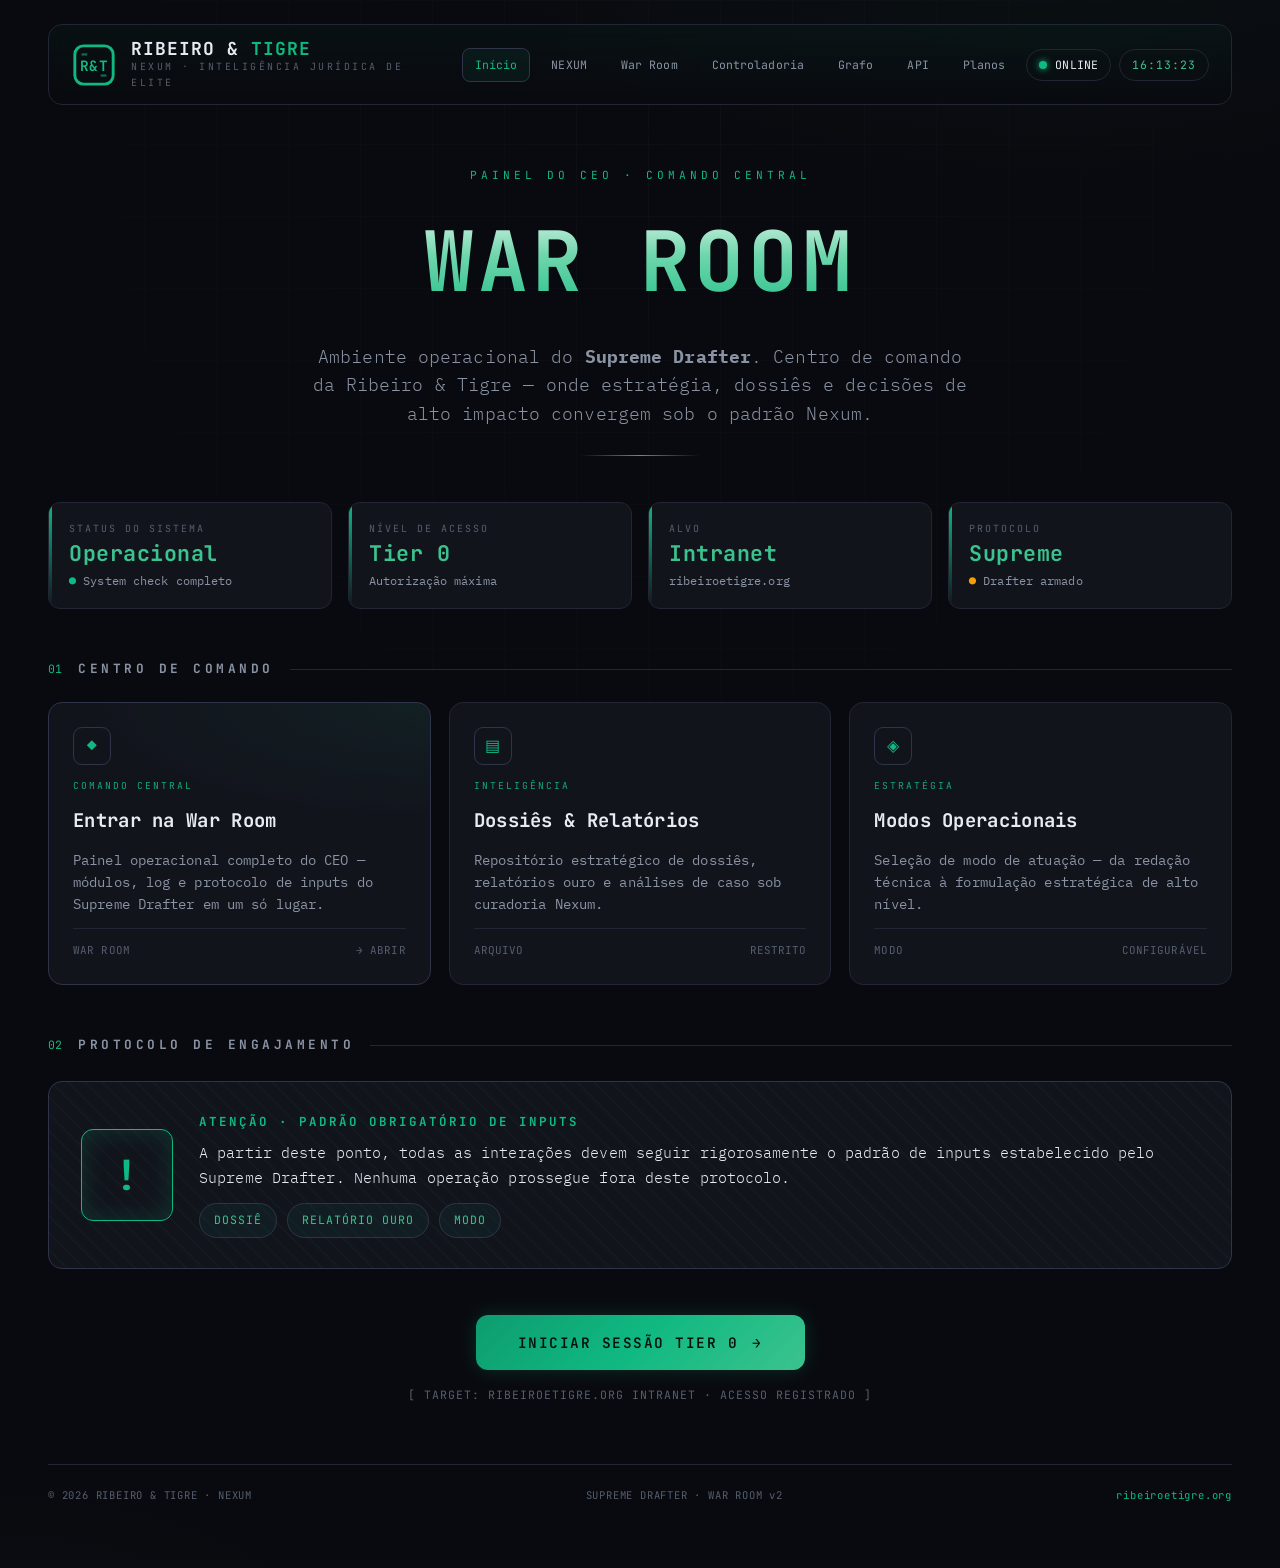
<file: index.html>
<!DOCTYPE html>
<html lang="pt-BR">
<head>
    <meta charset="UTF-8">
    <meta name="viewport" content="width=device-width, initial-scale=1.0">
    <title>War Room · Painel do CEO | Ribeiro &amp; Tigre — Nexum</title>
    <meta name="description" content="War Room — Painel operacional do CEO. Ribeiro & Tigre · Nexum. Protocolo Supreme Drafter.">
    <meta name="theme-color" content="#090A0F">
    <meta property="og:title" content="War Room · Ribeiro & Tigre — Nexum">
    <meta property="og:description" content="Centro de comando do Supreme Drafter. Inteligência jurídica de elite sob o padrão Nexum.">
    <meta property="og:type" content="website">
    <meta property="og:url" content="https://ribeiroetigre.org/">
    <link rel="canonical" href="https://ribeiroetigre.org/">
    <link rel="icon" href="data:image/svg+xml,%3Csvg%20xmlns='http://www.w3.org/2000/svg'%20viewBox='0%200%2048%2048'%3E%3Crect%20width='48'%20height='48'%20rx='10'%20fill='%23090A0F'/%3E%3Ctext%20x='24'%20y='32'%20font-family='Georgia,serif'%20font-size='18'%20font-weight='700'%20fill='%2310B981'%20text-anchor='middle'%3ER%26T%3C/text%3E%3C/svg%3E">
    <link rel="preconnect" href="https://fonts.googleapis.com">
    <link rel="preconnect" href="https://fonts.gstatic.com" crossorigin>
    <link href="https://fonts.googleapis.com/css2?family=JetBrains+Mono:wght@400;500;700&family=IBM+Plex+Mono:wght@300;400;500;600&family=Fira+Code:wght@400;500&display=swap" rel="stylesheet">
    <link rel="stylesheet" href="assets/styles.css">
    <style>
        .hero { margin-top: 44px; text-align: center; padding: 18px 0 8px; }
        .hero h1 { font-size: clamp(2.8rem, 7vw, 5.2rem); letter-spacing: 4px; margin: 10px 0 6px; }
        .hero .tagline { font-weight: 300; font-size: clamp(0.95rem, 2vw, 1.12rem); color: var(--text-dim); max-width: 660px; margin: 14px auto 0; }
        .status-strip { margin-top: 38px; }
        .grid { display: grid; grid-template-columns: repeat(3, 1fr); gap: 18px; }
        @media (max-width: 920px) { .grid { grid-template-columns: 1fr; } }
        /* Protocol */
        .protocol { margin-top: 26px; border: 1px solid var(--line-strong); border-radius: var(--radius); padding: 30px 32px;
            background: repeating-linear-gradient(45deg, rgba(16,185,129,0.03) 0, rgba(16,185,129,0.03) 2px, transparent 2px, transparent 12px), var(--bg-elev);
            display: grid; grid-template-columns: auto 1fr; gap: 26px; align-items: center; }
        .protocol .badge { font-family: var(--serif); font-size: 2.6rem; font-weight: 700; color: var(--gold); border: 1.5px solid var(--gold); border-radius: 12px; width: 92px; height: 92px; display: grid; place-items: center; box-shadow: inset 0 0 24px rgba(16,185,129,0.2); }
        .protocol h3 { font-family: var(--mono); font-size: 0.78rem; letter-spacing: 3px; text-transform: uppercase; color: var(--gold); margin-bottom: 8px; }
        .protocol p { color: var(--text); font-weight: 300; font-size: 0.96rem; }
        .protocol .inputs { margin-top: 14px; display: flex; flex-wrap: wrap; gap: 10px; }
        .protocol .chip { font-family: var(--mono); font-size: 0.72rem; letter-spacing: 1px; padding: 7px 14px; border: 1px solid var(--line-strong); border-radius: 999px; color: var(--gold-soft); background: rgba(16,185,129,0.05); }
        @media (max-width: 920px) { .protocol { grid-template-columns: 1fr; text-align: center; justify-items: center; } }
        .cta-wrap { margin-top: 46px; text-align: center; }
        .cta-note { margin-top: 16px; font-family: var(--mono); font-size: 0.72rem; letter-spacing: 1px; color: var(--text-faint); }
    </style>
</head>
<body>
    <div class="shell">

        <!-- TOP BAR -->
        <header class="topbar reveal">
            <a class="brand" href="index.html" style="text-decoration:none;color:inherit;">
                <svg class="crest" viewBox="0 0 48 48" role="img" aria-label="Brasão Ribeiro & Tigre">
                    <rect class="frame" x="4" y="4" width="40" height="40" rx="9"/>
                    <line class="stripe" x1="11" y1="13" x2="17" y2="13"/>
                    <line class="stripe" x1="31" y1="35" x2="37" y2="35"/>
                    <text class="mono" x="24" y="30" font-size="15" text-anchor="middle">R&amp;T</text>
                </svg>
                <div>
                    <div class="brand-name">RIBEIRO &amp; <b>TIGRE</b></div>
                    <div class="brand-sub">Nexum · Inteligência Jurídica de Elite</div>
                </div>
            </a>
            <nav class="nav" aria-label="Navegação principal">
                <a href="index.html" class="active">Início</a>
                <a href="nexum.html">NEXUM</a>
                <a href="war-room.html">War Room</a>
                <a href="controladoria.html">Controladoria</a>
                <a href="grafo.html">Grafo</a>
                <a href="api.html">API</a>
                <a href="planos.html">Planos</a>
                <span class="pill hide-sm"><span class="dot"></span> ONLINE</span>
                <span id="clock" class="pill">--:--:--</span>
            </nav>
        </header>

        <!-- HERO -->
        <section class="hero">
            <div class="eyebrow reveal d1">Painel do CEO · Comando Central</div>
            <h1 class="gold-title reveal d1">War Room</h1>
            <p class="tagline reveal d2">
                Ambiente operacional do <strong>Supreme Drafter</strong>. Centro de comando da Ribeiro &amp; Tigre — onde estratégia, dossiês e decisões de alto impacto convergem sob o padrão Nexum.
            </p>
            <div class="rule reveal d2"></div>
        </section>

        <!-- STATUS STRIP -->
        <section class="status-strip reveal d3" aria-label="Status operacional">
            <div class="stat">
                <div class="label">Status do Sistema</div>
                <div class="value">Operacional</div>
                <div class="sub"><b class="ok">●</b> System check completo</div>
            </div>
            <div class="stat">
                <div class="label">Nível de Acesso</div>
                <div class="value">Tier 0</div>
                <div class="sub">Autorização máxima</div>
            </div>
            <div class="stat">
                <div class="label">Alvo</div>
                <div class="value">Intranet</div>
                <div class="sub">ribeiroetigre.org</div>
            </div>
            <div class="stat">
                <div class="label">Protocolo</div>
                <div class="value">Supreme</div>
                <div class="sub"><b class="warn">●</b> Drafter armado</div>
            </div>
        </section>

        <!-- COMMAND CENTER -->
        <div class="section-head reveal">
            <span class="idx">01</span>
            <h2>Centro de Comando</h2>
            <span class="line"></span>
        </div>

        <section class="grid">
            <a class="card featured reveal" href="war-room.html">
                <div class="ico">◆</div>
                <span class="tag">Comando Central</span>
                <h3>Entrar na War Room</h3>
                <p>Painel operacional completo do CEO — módulos, log e protocolo de inputs do Supreme Drafter em um só lugar.</p>
                <div class="meta"><span>WAR ROOM</span><span>→ ABRIR</span></div>
            </a>
            <article class="card reveal d1">
                <div class="ico">▤</div>
                <span class="tag">Inteligência</span>
                <h3>Dossiês &amp; Relatórios</h3>
                <p>Repositório estratégico de dossiês, relatórios ouro e análises de caso sob curadoria Nexum.</p>
                <div class="meta"><span>ARQUIVO</span><span>RESTRITO</span></div>
            </article>
            <article class="card reveal d2">
                <div class="ico">◈</div>
                <span class="tag">Estratégia</span>
                <h3>Modos Operacionais</h3>
                <p>Seleção de modo de atuação — da redação técnica à formulação estratégica de alto nível.</p>
                <div class="meta"><span>MODO</span><span>CONFIGURÁVEL</span></div>
            </article>
        </section>

        <!-- PROTOCOL -->
        <div class="section-head reveal">
            <span class="idx">02</span>
            <h2>Protocolo de Engajamento</h2>
            <span class="line"></span>
        </div>

        <section class="protocol reveal">
            <div class="badge">!</div>
            <div>
                <h3>Atenção · Padrão Obrigatório de Inputs</h3>
                <p>A partir deste ponto, todas as interações devem seguir rigorosamente o padrão de inputs estabelecido pelo Supreme Drafter. Nenhuma operação prossegue fora deste protocolo.</p>
                <div class="inputs">
                    <span class="chip">DOSSIÊ</span>
                    <span class="chip">RELATÓRIO OURO</span>
                    <span class="chip">MODO</span>
                </div>
            </div>
        </section>

        <!-- CTA -->
        <div class="cta-wrap reveal">
            <a href="mailto:contato@ribeiroetigre.adv.br?subject=Acesso%20Sess%C3%A3o%20Tier%200" class="btn-iniciar" rel="noopener">
                Iniciar Sessão Tier 0 <span class="arrow">→</span>
            </a>
            <div class="cta-note">[ TARGET: RIBEIROETIGRE.ORG INTRANET · ACESSO REGISTRADO ]</div>
        </div>

        <!-- FOOTER -->
        <footer>
            <span>© <span id="year">2026</span> RIBEIRO &amp; TIGRE · NEXUM</span>
            <span>SUPREME DRAFTER · WAR ROOM v2</span>
            <span><a href="https://ribeiroetigre.org/">ribeiroetigre.org</a></span>
        </footer>

    </div>

    <script src="assets/app.js"></script>
</body>
</html>
</file>
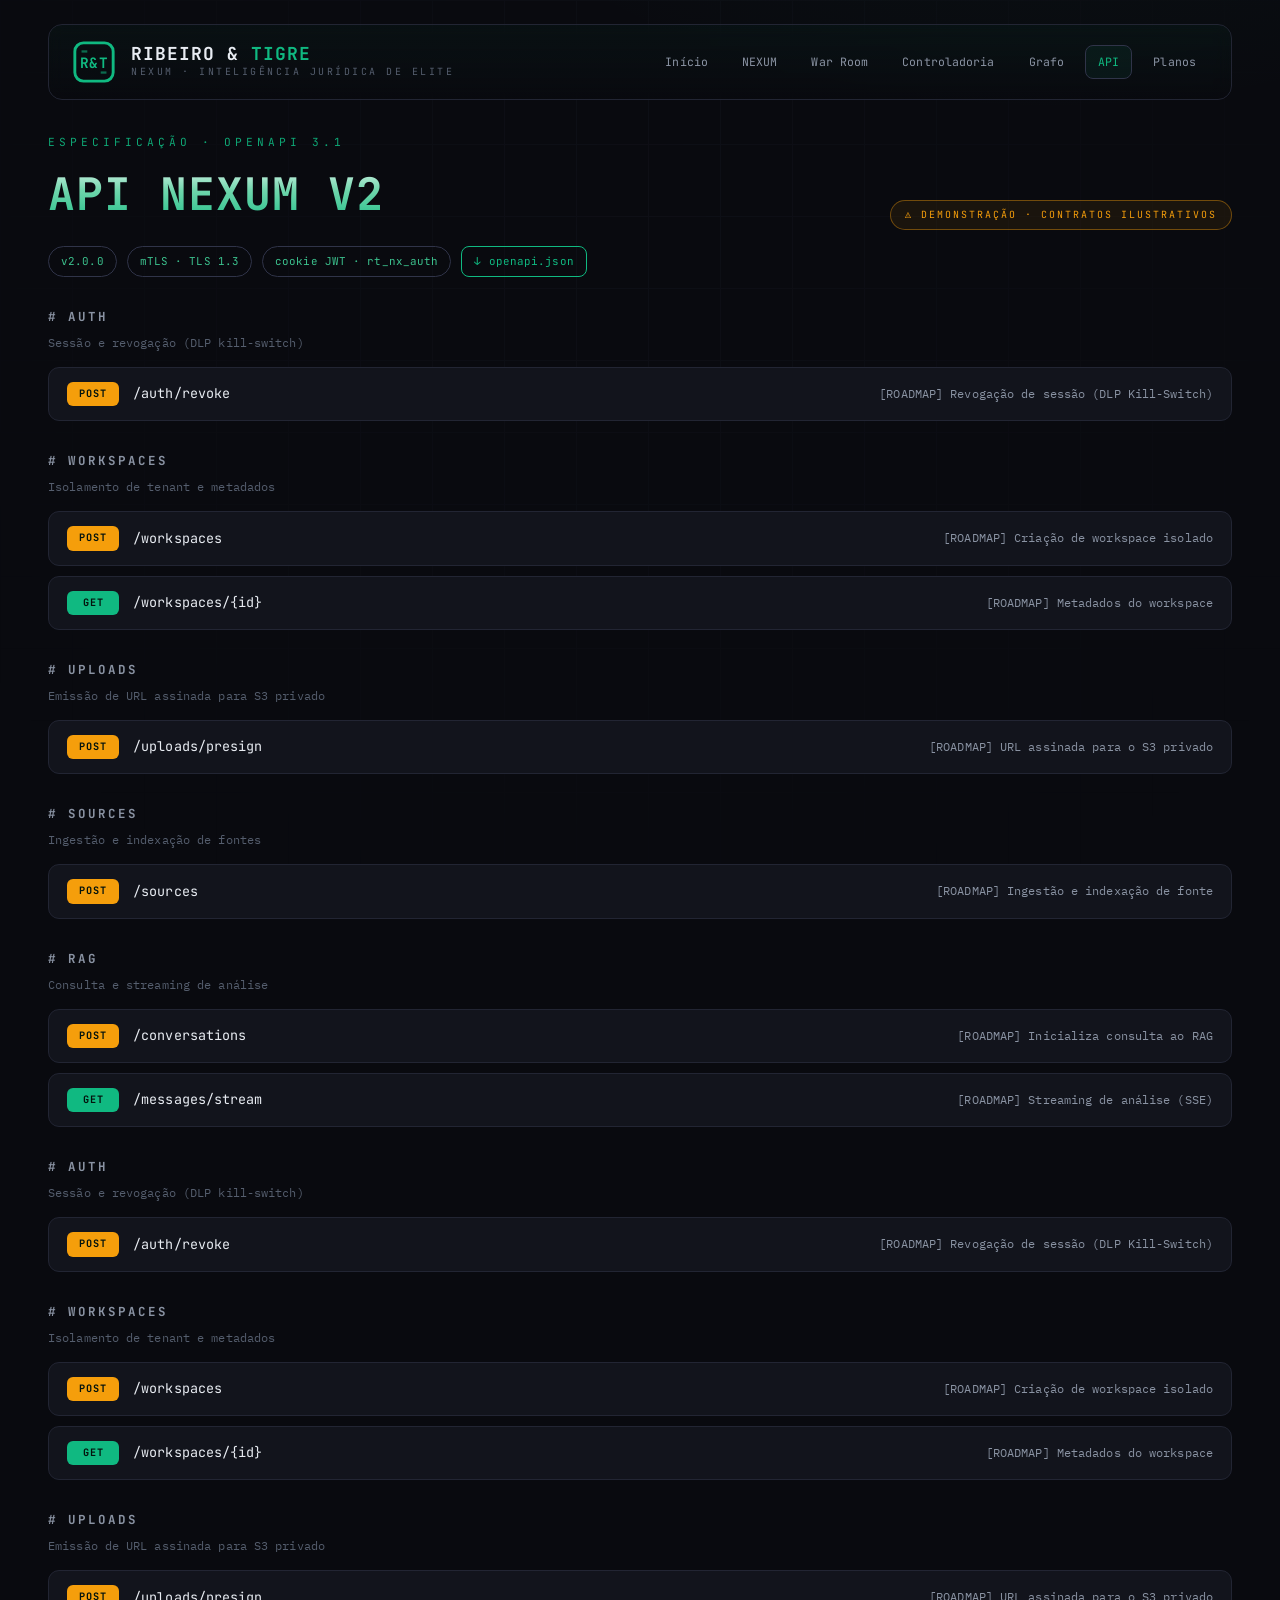
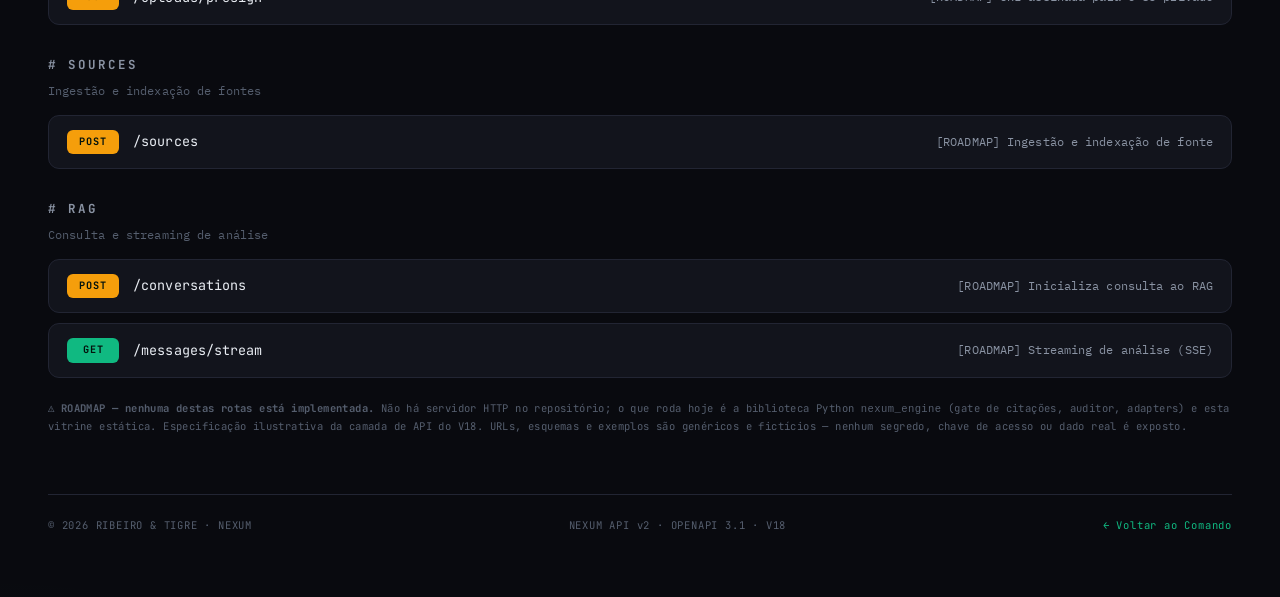
<file: api.html>
<!DOCTYPE html>
<html lang="pt-BR">
<head>
    <meta charset="UTF-8">
    <meta name="viewport" content="width=device-width, initial-scale=1.0">
    <title>API NEXUM v2 · OpenAPI 3.1 | Ribeiro &amp; Tigre — Nexum</title>
    <meta name="description" content="Viewer OpenAPI 3.1 das rotas NEXUM v2 (demonstração). Contratos genéricos sob mTLS. Ribeiro & Tigre · Nexum · V18.">
    <meta name="theme-color" content="#090A0F">
    <meta property="og:title" content="API NEXUM v2 · OpenAPI 3.1 — Ribeiro & Tigre">
    <meta property="og:description" content="Especificação ilustrativa das rotas soberanas NEXUM v2.">
    <meta property="og:type" content="website">
    <meta property="og:url" content="https://ribeiroetigre.org/api.html">
    <link rel="canonical" href="https://ribeiroetigre.org/api.html">
    <link rel="icon" href="data:image/svg+xml,%3Csvg%20xmlns='http://www.w3.org/2000/svg'%20viewBox='0%200%2048%2048'%3E%3Crect%20width='48'%20height='48'%20rx='10'%20fill='%23090A0F'/%3E%3Ctext%20x='24'%20y='32'%20font-family='Georgia,serif'%20font-size='18'%20font-weight='700'%20fill='%2310B981'%20text-anchor='middle'%3ER%26T%3C/text%3E%3C/svg%3E">
    <link rel="preconnect" href="https://fonts.googleapis.com">
    <link rel="preconnect" href="https://fonts.gstatic.com" crossorigin>
    <link href="https://fonts.googleapis.com/css2?family=JetBrains+Mono:wght@400;500;700&family=IBM+Plex+Mono:wght@300;400;500;600&family=Fira+Code:wght@400;500&display=swap" rel="stylesheet">
    <link rel="stylesheet" href="assets/styles.css">
    <style>
        .page-head { margin-top: 34px; display: flex; align-items: flex-end; justify-content: space-between; flex-wrap: wrap; gap: 18px; }
        .page-head h1 { font-size: clamp(1.9rem, 4.5vw, 2.8rem); margin-top: 6px; }
        .api-meta { margin-top: 16px; display: flex; flex-wrap: wrap; gap: 10px; align-items: center; font-family: var(--mono); font-size: 0.68rem; color: var(--text-dim); }
        .api-meta .chip { border: 1px solid var(--line-strong); border-radius: 999px; padding: 6px 12px; color: var(--gold-soft); }
        .api-meta a.dl { color: var(--mint); text-decoration: none; border: 1px solid var(--mint); border-radius: 8px; padding: 6px 12px; }
        .api-meta a.dl:hover { background: rgba(16,185,129,0.08); }

        .taggroup { margin-top: 30px; }
        .taggroup > h2 { font-family: var(--mono); font-size: 0.78rem; letter-spacing: 3px; text-transform: uppercase; color: var(--text-dim); margin-bottom: 12px; }
        .taggroup > .tdesc { font-size: 0.78rem; color: var(--text-faint); margin: -6px 0 14px; }

        .op { border: 1px solid var(--line); border-radius: 11px; background: var(--bg-elev); margin-bottom: 10px; overflow: hidden; }
        .op-head { display: flex; align-items: center; gap: 14px; padding: 14px 18px; cursor: pointer; user-select: none; }
        .op-head:hover { background: rgba(16,185,129,0.03); }
        .verb { font-family: var(--mono); font-size: 0.64rem; font-weight: 700; letter-spacing: 1px; padding: 4px 10px; border-radius: 6px; color: #04130d; flex-shrink: 0; min-width: 52px; text-align: center; }
        .v-get { background: #10B981; } .v-post { background: #F59E0B; } .v-put { background: #6FD6AC; } .v-delete { background: #EF4444; color: #fff; }
        .op-path { font-family: var(--mono); font-size: 0.84rem; color: var(--text); }
        .op-sum { font-size: 0.78rem; color: var(--text-dim); margin-left: auto; text-align: right; }
        .op-body { display: none; padding: 0 18px 18px; border-top: 1px solid var(--line); }
        .op.open .op-body { display: block; }
        .op-desc { font-size: 0.84rem; color: var(--text-dim); margin: 16px 0; line-height: 1.5; }
        .sub { font-family: var(--mono); font-size: 0.62rem; letter-spacing: 2px; text-transform: uppercase; color: var(--mint); margin: 16px 0 8px; }
        .kv { font-family: var(--mono); font-size: 0.74rem; }
        .schema { border: 1px solid var(--line); border-radius: 8px; overflow: hidden; }
        .schema .prop { display: grid; grid-template-columns: 180px 100px 1fr; gap: 12px; padding: 9px 14px; border-bottom: 1px solid var(--line); font-family: var(--mono); font-size: 0.72rem; }
        .schema .prop:last-child { border-bottom: none; }
        .schema .pk { color: var(--text); } .schema .pk .req { color: var(--crimson); }
        .schema .pt { color: var(--mint); }
        .schema .pd { color: var(--text-dim); }
        .resp { display: flex; align-items: baseline; gap: 12px; padding: 8px 0; font-family: var(--mono); font-size: 0.74rem; border-bottom: 1px solid var(--line); }
        .resp:last-child { border-bottom: none; }
        .resp .code { font-weight: 700; min-width: 44px; }
        .c2 { color: var(--mint); } .c4 { color: var(--amber); } .c5 { color: var(--crimson); }
        .resp .rd { color: var(--text-dim); }
        .secline { font-family: var(--mono); font-size: 0.7rem; color: var(--text-faint); margin-top: 8px; }
        .note { margin-top: 22px; font-family: var(--mono); font-size: 0.66rem; color: var(--text-faint); letter-spacing: 0.4px; }
        @media (max-width: 640px) { .schema .prop { grid-template-columns: 1fr; gap: 2px; } .op-sum { display: none; } }
    </style>
</head>
<body>
    <div class="shell">

        <header class="topbar reveal">
            <a class="brand" href="index.html" style="text-decoration:none;color:inherit;">
                <svg class="crest" viewBox="0 0 48 48" role="img" aria-label="Brasão Ribeiro & Tigre">
                    <rect class="frame" x="4" y="4" width="40" height="40" rx="9"/>
                    <line class="stripe" x1="11" y1="13" x2="17" y2="13"/>
                    <line class="stripe" x1="31" y1="35" x2="37" y2="35"/>
                    <text class="mono" x="24" y="30" font-size="15" text-anchor="middle">R&amp;T</text>
                </svg>
                <div>
                    <div class="brand-name">RIBEIRO &amp; <b>TIGRE</b></div>
                    <div class="brand-sub">Nexum · Inteligência Jurídica de Elite</div>
                </div>
            </a>
            <nav class="nav" aria-label="Navegação principal">
                <a href="index.html">Início</a>
                <a href="nexum.html">NEXUM</a>
                <a href="war-room.html">War Room</a>
                <a href="controladoria.html">Controladoria</a>
                <a href="grafo.html">Grafo</a>
                <a href="api.html" class="active">API</a>
                <a href="planos.html">Planos</a>
            </nav>
        </header>

        <div class="page-head reveal d1">
            <div>
                <div class="eyebrow">Especificação · OpenAPI 3.1</div>
                <h1 class="gold-title">API NEXUM v2</h1>
            </div>
            <span class="demo-badge" style="font-family:var(--mono);font-size:0.62rem;letter-spacing:2px;text-transform:uppercase;color:var(--amber);border:1px solid rgba(245,158,11,0.4);background:rgba(245,158,11,0.07);border-radius:999px;padding:6px 14px;">⚠ Demonstração · contratos ilustrativos</span>
        </div>

        <div class="api-meta reveal d2">
            <span class="chip" id="m-version">v—</span>
            <span class="chip">mTLS · TLS 1.3</span>
            <span class="chip">cookie JWT · rt_nx_auth</span>
            <a class="dl" href="openapi.json" download>↓ openapi.json</a>
        </div>

        <div id="api-root" class="reveal d3"></div>

        <p class="note"><strong>⚠ ROADMAP — nenhuma destas rotas está implementada.</strong> Não há servidor HTTP no repositório; o que roda hoje é a biblioteca Python <code>nexum_engine</code> (gate de citações, auditor, adapters) e esta vitrine estática. Especificação ilustrativa da camada de API do V18. URLs, esquemas e exemplos são genéricos e fictícios — nenhum segredo, chave de acesso ou dado real é exposto.</p>

        <footer>
            <span>© <span id="year">2026</span> RIBEIRO &amp; TIGRE · NEXUM</span>
            <span>NEXUM API v2 · OPENAPI 3.1 · V18</span>
            <span><a href="index.html">← Voltar ao Comando</a></span>
        </footer>
    </div>

    <script type="application/json" id="openapi-spec">{
  "openapi": "3.1.0",
  "info": {
    "title": "NEXUM API v2 — Especificação Ilustrativa",
    "version": "2.0.0",
    "description": "ESTADO DE IMPLEMENTAÇÃO: nenhuma rota desta especificação está implementada. Não há servidor HTTP neste repositório. O que existe e roda hoje é a biblioteca Python nexum_engine (arquitetura hexagonal: ports/adapters, verdade/gate, verdade/auditor) mais a vitrine estática em public/. Trate cada path abaixo como ROADMAP — contrato-alvo, não endpoint ativo.\n\nContratos genéricos das rotas soberanas NEXUM v2. Demonstração — nenhum segredo, chave ou dado real. Transporte sob mTLS (TLS 1.3); sessão via cookie JWT HttpOnly.",
    "contact": {
      "name": "Ribeiro & Tigre",
      "url": "https://ribeiroetigre.org/"
    },
    "license": {
      "name": "Proprietário · Nexum"
    },
    "x-nexum-implementation-status": "roadmap",
    "x-nexum-implemented-surface": [
      "nexum_engine.verdade.gate (CLI de auditoria de citações)",
      "nexum_engine.verdade.auditor / fontes / precedente",
      "nexum_engine.adapters (anthropic, asyncpg, vertex_embed)",
      "public/ — site estático V18 (GitHub Pages)"
    ]
  },
  "servers": [
    {
      "url": "https://api.exemplo.nexum/v2",
      "description": "Endpoint ilustrativo (mTLS obrigatório)"
    }
  ],
  "tags": [
    {
      "name": "Auth",
      "description": "Sessão e revogação (DLP kill-switch)"
    },
    {
      "name": "Workspaces",
      "description": "Isolamento de tenant e metadados"
    },
    {
      "name": "Uploads",
      "description": "Emissão de URL assinada para S3 privado"
    },
    {
      "name": "Sources",
      "description": "Ingestão e indexação de fontes"
    },
    {
      "name": "RAG",
      "description": "Consulta e streaming de análise"
    }
  ],
  "security": [
    {
      "mutualTLS": [],
      "cookieAuth": []
    }
  ],
  "paths": {
    "/auth/revoke": {
      "post": {
        "tags": [
          "Auth"
        ],
        "operationId": "revokeSession",
        "summary": "[ROADMAP] Revogação de sessão (DLP Kill-Switch)",
        "description": "Invalida a chave de sessão de um dispositivo, forçando logout na ponta em < 1s.",
        "requestBody": {
          "required": true,
          "content": {
            "application/json": {
              "schema": {
                "$ref": "#/components/schemas/RevokeRequest"
              }
            }
          }
        },
        "responses": {
          "200": {
            "description": "Sessão revogada",
            "content": {
              "application/json": {
                "schema": {
                  "$ref": "#/components/schemas/RevokeResponse"
                }
              }
            }
          },
          "401": {
            "$ref": "#/components/responses/Unauthorized"
          }
        }
      },
      "x-nexum-status": "roadmap"
    },
    "/workspaces": {
      "post": {
        "tags": [
          "Workspaces"
        ],
        "operationId": "createWorkspace",
        "summary": "[ROADMAP] Criação de workspace isolado",
        "description": "Cria um workspace com tenant_id injetado via claim do JWT (RLS aplicada no banco).",
        "requestBody": {
          "required": true,
          "content": {
            "application/json": {
              "schema": {
                "$ref": "#/components/schemas/WorkspaceCreate"
              }
            }
          }
        },
        "responses": {
          "201": {
            "description": "Workspace criado",
            "content": {
              "application/json": {
                "schema": {
                  "$ref": "#/components/schemas/Workspace"
                }
              }
            }
          },
          "401": {
            "$ref": "#/components/responses/Unauthorized"
          }
        }
      },
      "x-nexum-status": "roadmap"
    },
    "/workspaces/{id}": {
      "get": {
        "tags": [
          "Workspaces"
        ],
        "operationId": "getWorkspace",
        "summary": "[ROADMAP] Metadados do workspace",
        "description": "Recupera metadados. Acesso a id de outro tenant (IDOR) é desviado silenciosamente (404).",
        "parameters": [
          {
            "name": "id",
            "in": "path",
            "required": true,
            "schema": {
              "type": "string",
              "format": "uuid"
            }
          }
        ],
        "responses": {
          "200": {
            "description": "Metadados",
            "content": {
              "application/json": {
                "schema": {
                  "$ref": "#/components/schemas/Workspace"
                }
              }
            }
          },
          "404": {
            "$ref": "#/components/responses/NotFound"
          }
        }
      },
      "x-nexum-status": "roadmap"
    },
    "/uploads/presign": {
      "post": {
        "tags": [
          "Uploads"
        ],
        "operationId": "presignUpload",
        "summary": "[ROADMAP] URL assinada para o S3 privado",
        "description": "Exige hash SHA-256 gerado localmente. Deposita no bucket privado, sem trafegar o arquivo bruto pelo backend.",
        "requestBody": {
          "required": true,
          "content": {
            "application/json": {
              "schema": {
                "$ref": "#/components/schemas/PresignRequest"
              }
            }
          }
        },
        "responses": {
          "200": {
            "description": "URL assinada",
            "content": {
              "application/json": {
                "schema": {
                  "$ref": "#/components/schemas/PresignResponse"
                }
              }
            }
          },
          "422": {
            "$ref": "#/components/responses/Unprocessable"
          }
        }
      },
      "x-nexum-status": "roadmap"
    },
    "/sources": {
      "post": {
        "tags": [
          "Sources"
        ],
        "operationId": "ingestSource",
        "summary": "[ROADMAP] Ingestão e indexação de fonte",
        "description": "Arquivo do staging passa por ClamAV e higienização Unicode (NFC) antes da indexação.",
        "requestBody": {
          "required": true,
          "content": {
            "application/json": {
              "schema": {
                "$ref": "#/components/schemas/SourceCreate"
              }
            }
          }
        },
        "responses": {
          "202": {
            "description": "Aceito para triagem",
            "content": {
              "application/json": {
                "schema": {
                  "$ref": "#/components/schemas/SourceStatus"
                }
              }
            }
          },
          "422": {
            "$ref": "#/components/responses/Unprocessable"
          }
        }
      },
      "x-nexum-status": "roadmap"
    },
    "/conversations": {
      "post": {
        "tags": [
          "RAG"
        ],
        "operationId": "startConversation",
        "summary": "[ROADMAP] Inicializa consulta ao RAG",
        "description": "Valida a propriedade de cada source_id. context_lock isola a inferência às fontes locais.",
        "requestBody": {
          "required": true,
          "content": {
            "application/json": {
              "schema": {
                "$ref": "#/components/schemas/ConversationCreate"
              }
            }
          }
        },
        "responses": {
          "201": {
            "description": "Conversa criada",
            "content": {
              "application/json": {
                "schema": {
                  "$ref": "#/components/schemas/Conversation"
                }
              }
            }
          },
          "401": {
            "$ref": "#/components/responses/Unauthorized"
          }
        }
      },
      "x-nexum-status": "roadmap"
    },
    "/messages/stream": {
      "get": {
        "tags": [
          "RAG"
        ],
        "operationId": "streamMessages",
        "summary": "[ROADMAP] Streaming de análise (SSE)",
        "description": "Server-Sent Events. Buffers de conversação são volateis e purgados da RAM ao encerrar o stream.",
        "parameters": [
          {
            "name": "conversation_id",
            "in": "query",
            "required": true,
            "schema": {
              "type": "string",
              "format": "uuid"
            }
          },
          {
            "name": "prompt",
            "in": "query",
            "required": true,
            "schema": {
              "type": "string"
            }
          }
        ],
        "responses": {
          "200": {
            "description": "Fluxo de eventos",
            "content": {
              "text/event-stream": {
                "schema": {
                  "type": "string",
                  "description": "Eventos: message_chunk, metadata_seal (HMAC-SHA256)"
                }
              }
            }
          }
        }
      },
      "x-nexum-status": "roadmap"
    }
  },
  "components": {
    "securitySchemes": {
      "mutualTLS": {
        "type": "mutualTLS",
        "description": "Certificado de cliente PKCS#12 (TLS 1.3)"
      },
      "cookieAuth": {
        "type": "apiKey",
        "in": "cookie",
        "name": "rt_nx_auth",
        "description": "JWT em cookie HttpOnly; Secure; SameSite=Strict"
      }
    },
    "responses": {
      "Unauthorized": {
        "description": "Não autenticado",
        "content": {
          "application/json": {
            "schema": {
              "$ref": "#/components/schemas/Error"
            }
          }
        }
      },
      "NotFound": {
        "description": "Não encontrado (ou desvio por IDOR)",
        "content": {
          "application/json": {
            "schema": {
              "$ref": "#/components/schemas/Error"
            }
          }
        }
      },
      "Unprocessable": {
        "description": "Entidade não processável",
        "content": {
          "application/json": {
            "schema": {
              "$ref": "#/components/schemas/Error"
            }
          }
        }
      }
    },
    "schemas": {
      "RevokeRequest": {
        "type": "object",
        "required": [
          "device_id"
        ],
        "properties": {
          "device_id": {
            "type": "string",
            "description": "ID do dispositivo a revogar"
          },
          "reason": {
            "type": "string",
            "description": "Motivo (auditoria)"
          }
        }
      },
      "RevokeResponse": {
        "type": "object",
        "properties": {
          "revoked": {
            "type": "boolean"
          },
          "at": {
            "type": "string",
            "format": "date-time"
          }
        }
      },
      "WorkspaceCreate": {
        "type": "object",
        "required": [
          "name"
        ],
        "properties": {
          "name": {
            "type": "string"
          },
          "description": {
            "type": "string"
          }
        }
      },
      "Workspace": {
        "type": "object",
        "properties": {
          "id": {
            "type": "string",
            "format": "uuid"
          },
          "name": {
            "type": "string"
          },
          "tenant_id": {
            "type": "string",
            "format": "uuid",
            "readOnly": true
          },
          "created_at": {
            "type": "string",
            "format": "date-time"
          }
        }
      },
      "PresignRequest": {
        "type": "object",
        "required": [
          "filename",
          "sha256"
        ],
        "properties": {
          "filename": {
            "type": "string"
          },
          "content_type": {
            "type": "string"
          },
          "sha256": {
            "type": "string",
            "pattern": "^[a-f0-9]{64}$",
            "description": "Hash gerado localmente pelo scrubber"
          }
        }
      },
      "PresignResponse": {
        "type": "object",
        "properties": {
          "url": {
            "type": "string",
            "format": "uri"
          },
          "expires_in": {
            "type": "integer",
            "description": "segundos"
          }
        }
      },
      "SourceCreate": {
        "type": "object",
        "required": [
          "staging_key"
        ],
        "properties": {
          "staging_key": {
            "type": "string",
            "description": "Chave do objeto no staging"
          },
          "workspace_id": {
            "type": "string",
            "format": "uuid"
          }
        }
      },
      "SourceStatus": {
        "type": "object",
        "properties": {
          "id": {
            "type": "string",
            "format": "uuid"
          },
          "status": {
            "type": "string",
            "enum": [
              "queued",
              "scanning",
              "indexing",
              "ready",
              "rejected"
            ]
          }
        }
      },
      "ConversationCreate": {
        "type": "object",
        "required": [
          "source_ids"
        ],
        "properties": {
          "source_ids": {
            "type": "array",
            "items": {
              "type": "string",
              "format": "uuid"
            }
          },
          "context_lock": {
            "type": "boolean",
            "default": true,
            "description": "Isola a inferência às fontes locais"
          }
        }
      },
      "Conversation": {
        "type": "object",
        "properties": {
          "id": {
            "type": "string",
            "format": "uuid"
          },
          "context_lock": {
            "type": "boolean"
          }
        }
      },
      "Error": {
        "type": "object",
        "properties": {
          "code": {
            "type": "string"
          },
          "message": {
            "type": "string"
          }
        }
      }
    }
  }
}</script>
    <script>
    (function () {
        // openapi.json é a fonte canônica. A cópia embutida abaixo é apenas
        // contingência (abertura via file://, rede indisponível) — nunca uma
        // segunda verdade: foi a duplicação silenciosa entre cópias da spec
        // que permitiu lerem contrato-alvo como runtime em produção.
        var specEmbutida = JSON.parse(document.getElementById("openapi-spec").textContent);

        function render(spec) {
        document.getElementById("m-version").textContent = "v" + spec.info.version;

        function resolve(ref) {
            if (!ref) return null;
            var parts = ref.replace("#/", "").split("/");
            var cur = spec;
            for (var i = 0; i < parts.length; i++) cur = cur[parts[i]];
            return cur;
        }
        function esc(s) { return String(s).replace(/[&<>]/g, function (c) { return {"&":"&amp;","<":"&lt;",">":"&gt;"}[c]; }); }

        function schemaTable(schema) {
            if (schema && schema.$ref) schema = resolve(schema.$ref);
            if (!schema || !schema.properties) return "";
            var req = schema.required || [];
            var html = '<div class="schema">';
            Object.keys(schema.properties).forEach(function (k) {
                var p = schema.properties[k];
                var type = p.type || (p.$ref ? "object" : "");
                if (p.type === "array" && p.items) type = "array<" + (p.items.type || "object") + ">";
                if (p.format) type += " · " + p.format;
                if (p.enum) type = "enum";
                var isReq = req.indexOf(k) >= 0 ? '<span class="req"> *</span>' : "";
                var desc = p.description || (p.enum ? p.enum.join(" | ") : "");
                html += '<div class="prop"><span class="pk">' + esc(k) + isReq + '</span>' +
                        '<span class="pt">' + esc(type) + '</span>' +
                        '<span class="pd">' + esc(desc) + '</span></div>';
            });
            return html + "</div>";
        }

        function opBlock(path, method, op) {
            var div = document.createElement("div"); div.className = "op";
            var verb = method.toUpperCase();
            var head = document.createElement("div"); head.className = "op-head";
            head.innerHTML = '<span class="verb v-' + method + '">' + verb + '</span>' +
                             '<span class="op-path">' + esc(path) + '</span>' +
                             '<span class="op-sum">' + esc(op.summary || "") + '</span>';
            var body = document.createElement("div"); body.className = "op-body";
            var html = "";
            if (op.description) html += '<p class="op-desc">' + esc(op.description) + '</p>';

            // security
            html += '<div class="secline">🔒 mTLS + cookie JWT (rt_nx_auth)</div>';

            // parameters
            if (op.parameters && op.parameters.length) {
                html += '<div class="sub">Parâmetros</div><div class="schema">';
                op.parameters.forEach(function (pr) {
                    var t = (pr.schema && pr.schema.type) || "string";
                    if (pr.schema && pr.schema.format) t += " · " + pr.schema.format;
                    var rq = pr.required ? '<span class="req"> *</span>' : "";
                    html += '<div class="prop"><span class="pk">' + esc(pr.name) + rq + '</span>' +
                            '<span class="pt">' + esc(pr["in"]) + " · " + esc(t) + '</span>' +
                            '<span class="pd">' + esc(pr.description || "") + '</span></div>';
                });
                html += '</div>';
            }

            // request body
            if (op.requestBody) {
                var ct = op.requestBody.content["application/json"];
                if (ct) { html += '<div class="sub">Request · application/json</div>' + schemaTable(ct.schema); }
            }

            // responses
            html += '<div class="sub">Respostas</div>';
            Object.keys(op.responses).forEach(function (code) {
                var r = op.responses[code];
                if (r.$ref) r = resolve(r.$ref);
                var cls = code[0] === "2" ? "c2" : (code[0] === "4" ? "c4" : "c5");
                html += '<div class="resp"><span class="code ' + cls + '">' + esc(code) + '</span>' +
                        '<span class="rd">' + esc(r.description || "") + '</span></div>';
            });

            body.innerHTML = html;
            head.addEventListener("click", function () { div.classList.toggle("open"); });
            div.appendChild(head); div.appendChild(body);
            return div;
        }

        var root = document.getElementById("api-root");
        var order = (spec.tags || []).map(function (t) { return t.name; });
        var tagDesc = {}; (spec.tags || []).forEach(function (t) { tagDesc[t.name] = t.description || ""; });

        // group ops by tag preserving spec order
        var groups = {};
        Object.keys(spec.paths).forEach(function (path) {
            var methods = spec.paths[path];
            Object.keys(methods).forEach(function (m) {
                var op = methods[m];
                var tag = (op.tags && op.tags[0]) || "Outros";
                (groups[tag] = groups[tag] || []).push({ path: path, method: m, op: op });
            });
        });
        var allTags = order.concat(Object.keys(groups).filter(function (t) { return order.indexOf(t) < 0; }));
        allTags.forEach(function (tag) {
            if (!groups[tag]) return;
            var g = document.createElement("div"); g.className = "taggroup";
            g.innerHTML = '<h2># ' + esc(tag) + '</h2>' + (tagDesc[tag] ? '<div class="tdesc">' + esc(tagDesc[tag]) + '</div>' : "");
            groups[tag].forEach(function (o) { g.appendChild(opBlock(o.path, o.method, o.op)); });
            root.appendChild(g);
        });
        }

        if (window.fetch && location.protocol !== "file:") {
            fetch("openapi.json", { cache: "no-cache" })
                .then(function (r) { if (!r.ok) throw new Error(r.status); return r.json(); })
                .then(render)
                .catch(function () { render(specEmbutida); });
        } else {
            render(specEmbutida);
        }
    })();
    </script>
    <script src="assets/app.js"></script>
</body>
</html>
</file>
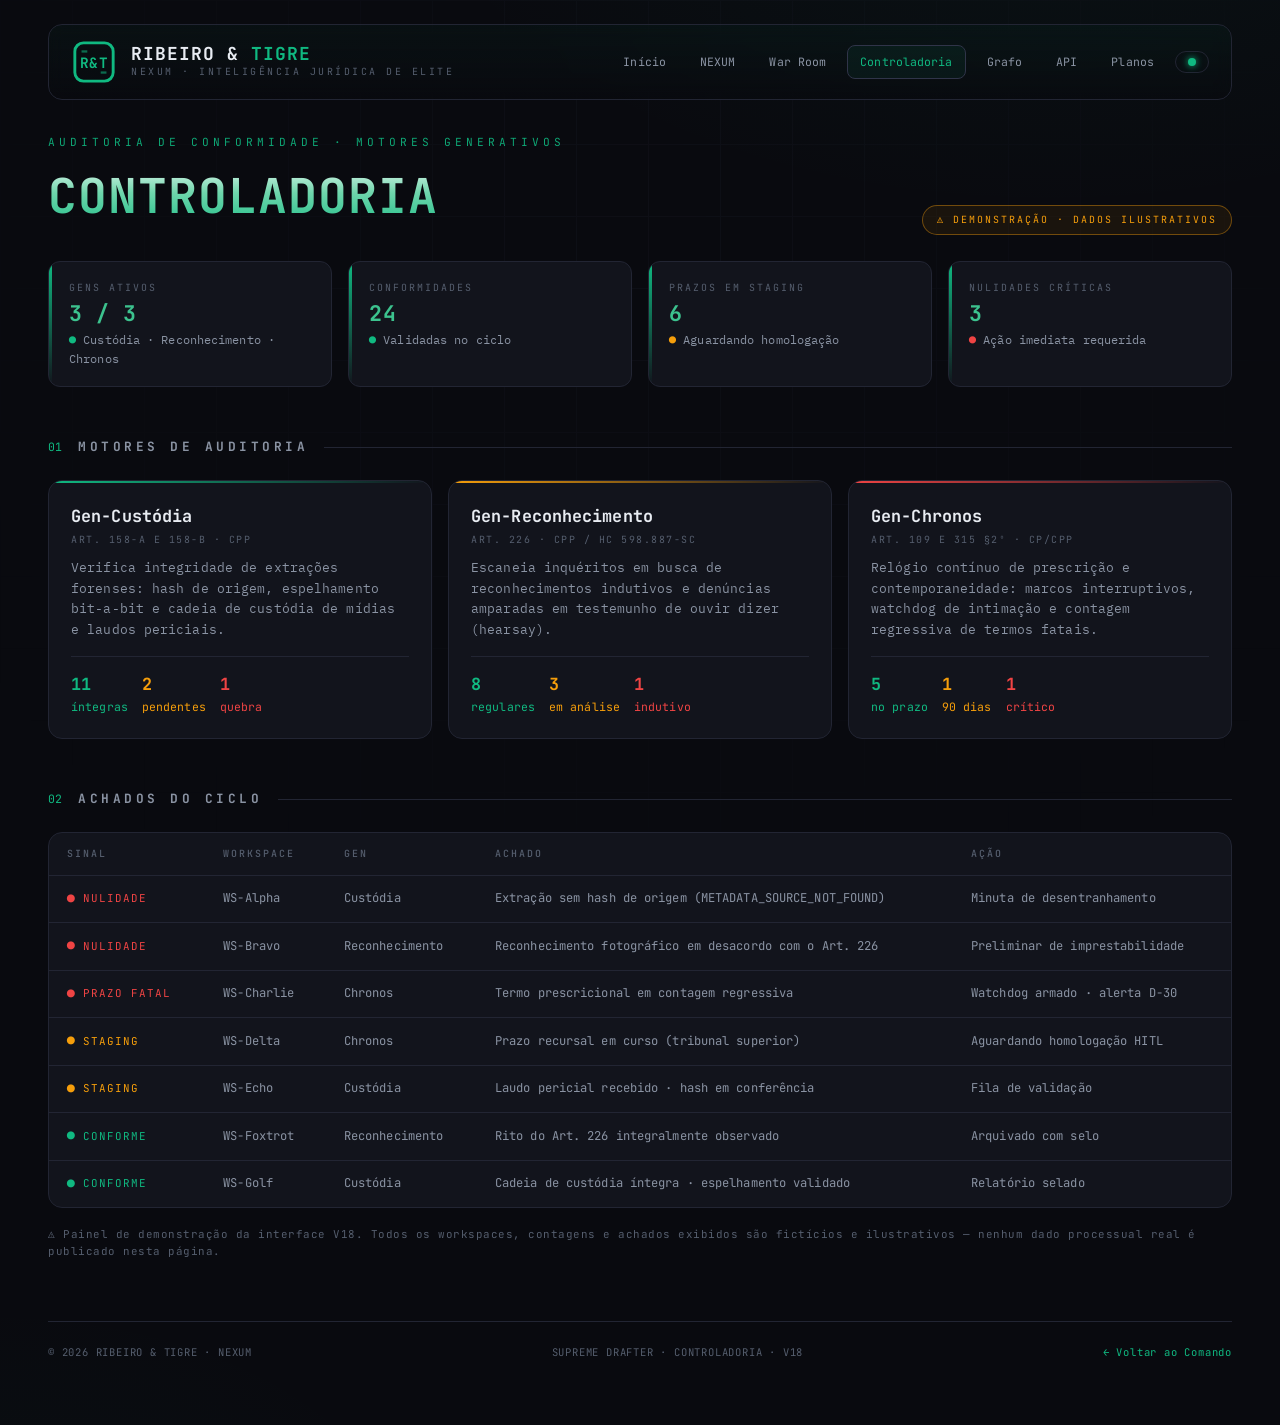
<file: controladoria.html>
<!DOCTYPE html>
<html lang="pt-BR">
<head>
    <meta charset="UTF-8">
    <meta name="viewport" content="width=device-width, initial-scale=1.0">
    <title>Controladoria · Gens | Ribeiro &amp; Tigre — Nexum</title>
    <meta name="description" content="Controladoria — Painel de auditoria dos Gens (demonstração). Ribeiro & Tigre · Nexum · V18.">
    <meta name="theme-color" content="#090A0F">
    <meta property="og:title" content="Controladoria · Gens — Ribeiro & Tigre">
    <meta property="og:description" content="Painel de auditoria de conformidade processual (demonstração V18).">
    <meta property="og:type" content="website">
    <meta property="og:url" content="https://ribeiroetigre.org/controladoria.html">
    <link rel="canonical" href="https://ribeiroetigre.org/controladoria.html">
    <link rel="icon" href="data:image/svg+xml,%3Csvg%20xmlns='http://www.w3.org/2000/svg'%20viewBox='0%200%2048%2048'%3E%3Crect%20width='48'%20height='48'%20rx='10'%20fill='%23090A0F'/%3E%3Ctext%20x='24'%20y='32'%20font-family='Georgia,serif'%20font-size='18'%20font-weight='700'%20fill='%2310B981'%20text-anchor='middle'%3ER%26T%3C/text%3E%3C/svg%3E">
    <link rel="preconnect" href="https://fonts.googleapis.com">
    <link rel="preconnect" href="https://fonts.gstatic.com" crossorigin>
    <link href="https://fonts.googleapis.com/css2?family=JetBrains+Mono:wght@400;500;700&family=IBM+Plex+Mono:wght@300;400;500;600&family=Fira+Code:wght@400;500&display=swap" rel="stylesheet">
    <link rel="stylesheet" href="assets/styles.css">
    <style>
        .page-head { margin-top: 34px; display: flex; align-items: flex-end; justify-content: space-between; flex-wrap: wrap; gap: 18px; }
        .page-head h1 { font-size: clamp(2rem, 4.5vw, 3rem); margin-top: 6px; }
        .demo-badge { font-family: var(--mono); font-size: 0.62rem; letter-spacing: 2px; text-transform: uppercase; color: var(--amber); border: 1px solid rgba(245,158,11,0.4); background: rgba(245,158,11,0.07); border-radius: 999px; padding: 6px 14px; }
        .status-strip { margin-top: 26px; }

        /* Gens */
        .gens { display: grid; grid-template-columns: repeat(3, 1fr); gap: 16px; }
        .gen { border: 1px solid var(--line); border-radius: var(--radius); padding: 22px; background: var(--bg-elev); position: relative; overflow: hidden; }
        .gen::before { content: ""; position: absolute; left: 0; top: 0; right: 0; height: 2px; }
        .gen.g-mint::before { background: linear-gradient(90deg, var(--mint), transparent); }
        .gen.g-amber::before { background: linear-gradient(90deg, var(--amber), transparent); }
        .gen.g-crimson::before { background: linear-gradient(90deg, var(--crimson), transparent); }
        .gen .gname { font-family: var(--serif); font-size: 1.05rem; font-weight: 700; }
        .gen .gref { font-family: var(--mono); font-size: 0.62rem; letter-spacing: 1.5px; color: var(--text-faint); text-transform: uppercase; margin-top: 3px; }
        .gen .gdesc { font-size: 0.8rem; color: var(--text-dim); margin-top: 10px; }
        .gen .gcount { display: flex; gap: 14px; margin-top: 16px; padding-top: 14px; border-top: 1px solid var(--line); font-family: var(--mono); font-size: 0.72rem; }
        .gen .gcount b { font-size: 1.05rem; display: block; }
        .c-mint { color: var(--mint); } .c-amber { color: var(--amber); } .c-crimson { color: var(--crimson); }

        /* Findings table */
        .findings { border: 1px solid var(--line); border-radius: var(--radius); background: var(--bg-elev); overflow: hidden; }
        .findings table { width: 100%; border-collapse: collapse; font-family: var(--mono); font-size: 0.76rem; }
        .findings th { text-align: left; padding: 13px 18px; font-size: 0.62rem; letter-spacing: 2px; text-transform: uppercase; color: var(--text-faint); border-bottom: 1px solid var(--line); font-weight: 500; }
        .findings td { padding: 13px 18px; border-bottom: 1px solid var(--line); color: var(--text-dim); }
        .findings tr:last-child td { border-bottom: none; }
        .findings tr:hover td { background: rgba(16,185,129,0.03); }
        .sig { display: inline-flex; align-items: center; gap: 7px; font-size: 0.68rem; letter-spacing: 1px; text-transform: uppercase; }
        .sig::before { content: "●"; font-size: 0.8rem; }
        .sig.ok { color: var(--mint); }
        .sig.warn { color: var(--amber); }
        .sig.crit { color: var(--crimson); }
        .ws { color: var(--text); }

        .note { margin-top: 18px; font-family: var(--mono); font-size: 0.68rem; color: var(--text-faint); letter-spacing: 0.5px; }

        @media (max-width: 920px) {
            .gens { grid-template-columns: 1fr; }
            .findings { overflow-x: auto; }
            .findings table { min-width: 640px; }
        }
    </style>
</head>
<body>
    <div class="shell">

        <!-- TOP BAR -->
        <header class="topbar reveal">
            <a class="brand" href="index.html" style="text-decoration:none;color:inherit;">
                <svg class="crest" viewBox="0 0 48 48" role="img" aria-label="Brasão Ribeiro & Tigre">
                    <rect class="frame" x="4" y="4" width="40" height="40" rx="9"/>
                    <line class="stripe" x1="11" y1="13" x2="17" y2="13"/>
                    <line class="stripe" x1="31" y1="35" x2="37" y2="35"/>
                    <text class="mono" x="24" y="30" font-size="15" text-anchor="middle">R&amp;T</text>
                </svg>
                <div>
                    <div class="brand-name">RIBEIRO &amp; <b>TIGRE</b></div>
                    <div class="brand-sub">Nexum · Inteligência Jurídica de Elite</div>
                </div>
            </a>
            <nav class="nav" aria-label="Navegação principal">
                <a href="index.html">Início</a>
                <a href="nexum.html">NEXUM</a>
                <a href="war-room.html">War Room</a>
                <a href="controladoria.html" class="active">Controladoria</a>
                <a href="grafo.html">Grafo</a>
                <a href="api.html">API</a>
                <a href="planos.html">Planos</a>
                <span class="pill"><span class="dot"></span></span>
            </nav>
        </header>

        <!-- PAGE HEAD -->
        <div class="page-head reveal d1">
            <div>
                <div class="eyebrow">Auditoria de Conformidade · Motores Generativos</div>
                <h1 class="gold-title">Controladoria</h1>
            </div>
            <span class="demo-badge">⚠ Demonstração · dados ilustrativos</span>
        </div>

        <!-- STATUS STRIP -->
        <section class="status-strip reveal d2" aria-label="Telemetria">
            <div class="stat">
                <div class="label">Gens Ativos</div>
                <div class="value">3 / 3</div>
                <div class="sub"><b class="ok">●</b> Custódia · Reconhecimento · Chronos</div>
            </div>
            <div class="stat">
                <div class="label">Conformidades</div>
                <div class="value c-mint">24</div>
                <div class="sub"><b class="ok">●</b> Validadas no ciclo</div>
            </div>
            <div class="stat">
                <div class="label">Prazos em Staging</div>
                <div class="value c-amber">6</div>
                <div class="sub"><b class="warn">●</b> Aguardando homologação</div>
            </div>
            <div class="stat">
                <div class="label">Nulidades Críticas</div>
                <div class="value c-crimson">3</div>
                <div class="sub"><b class="crit">●</b> Ação imediata requerida</div>
            </div>
        </section>

        <!-- GENS -->
        <div class="section-head reveal">
            <span class="idx">01</span>
            <h2>Motores de Auditoria</h2>
            <span class="line"></span>
        </div>

        <section class="gens" aria-label="Motores de auditoria">
            <article class="gen g-mint reveal">
                <h3 class="gname">Gen-Custódia</h3>
                <div class="gref">Art. 158-A e 158-B · CPP</div>
                <p class="gdesc">Verifica integridade de extrações forenses: hash de origem, espelhamento bit-a-bit e cadeia de custódia de mídias e laudos periciais.</p>
                <div class="gcount">
                    <span class="c-mint"><b>11</b> íntegras</span>
                    <span class="c-amber"><b>2</b> pendentes</span>
                    <span class="c-crimson"><b>1</b> quebra</span>
                </div>
            </article>
            <article class="gen g-amber reveal d1">
                <h3 class="gname">Gen-Reconhecimento</h3>
                <div class="gref">Art. 226 · CPP / HC 598.887-SC</div>
                <p class="gdesc">Escaneia inquéritos em busca de reconhecimentos indutivos e denúncias amparadas em testemunho de ouvir dizer (hearsay).</p>
                <div class="gcount">
                    <span class="c-mint"><b>8</b> regulares</span>
                    <span class="c-amber"><b>3</b> em análise</span>
                    <span class="c-crimson"><b>1</b> indutivo</span>
                </div>
            </article>
            <article class="gen g-crimson reveal d2">
                <h3 class="gname">Gen-Chronos</h3>
                <div class="gref">Art. 109 e 315 §2º · CP/CPP</div>
                <p class="gdesc">Relógio contínuo de prescrição e contemporaneidade: marcos interruptivos, watchdog de intimação e contagem regressiva de termos fatais.</p>
                <div class="gcount">
                    <span class="c-mint"><b>5</b> no prazo</span>
                    <span class="c-amber"><b>1</b> 90 dias</span>
                    <span class="c-crimson"><b>1</b> crítico</span>
                </div>
            </article>
        </section>

        <!-- FINDINGS -->
        <div class="section-head reveal">
            <span class="idx">02</span>
            <h2>Achados do Ciclo</h2>
            <span class="line"></span>
        </div>

        <section class="findings reveal" aria-label="Achados do ciclo">
            <table>
                <thead>
                    <tr>
                        <th>Sinal</th>
                        <th>Workspace</th>
                        <th>Gen</th>
                        <th>Achado</th>
                        <th>Ação</th>
                    </tr>
                </thead>
                <tbody>
                    <tr>
                        <td><span class="sig crit">Nulidade</span></td>
                        <td class="ws">WS-Alpha</td>
                        <td>Custódia</td>
                        <td>Extração sem hash de origem (METADATA_SOURCE_NOT_FOUND)</td>
                        <td>Minuta de desentranhamento</td>
                    </tr>
                    <tr>
                        <td><span class="sig crit">Nulidade</span></td>
                        <td class="ws">WS-Bravo</td>
                        <td>Reconhecimento</td>
                        <td>Reconhecimento fotográfico em desacordo com o Art. 226</td>
                        <td>Preliminar de imprestabilidade</td>
                    </tr>
                    <tr>
                        <td><span class="sig crit">Prazo fatal</span></td>
                        <td class="ws">WS-Charlie</td>
                        <td>Chronos</td>
                        <td>Termo prescricional em contagem regressiva</td>
                        <td>Watchdog armado · alerta D-30</td>
                    </tr>
                    <tr>
                        <td><span class="sig warn">Staging</span></td>
                        <td class="ws">WS-Delta</td>
                        <td>Chronos</td>
                        <td>Prazo recursal em curso (tribunal superior)</td>
                        <td>Aguardando homologação HITL</td>
                    </tr>
                    <tr>
                        <td><span class="sig warn">Staging</span></td>
                        <td class="ws">WS-Echo</td>
                        <td>Custódia</td>
                        <td>Laudo pericial recebido · hash em conferência</td>
                        <td>Fila de validação</td>
                    </tr>
                    <tr>
                        <td><span class="sig ok">Conforme</span></td>
                        <td class="ws">WS-Foxtrot</td>
                        <td>Reconhecimento</td>
                        <td>Rito do Art. 226 integralmente observado</td>
                        <td>Arquivado com selo</td>
                    </tr>
                    <tr>
                        <td><span class="sig ok">Conforme</span></td>
                        <td class="ws">WS-Golf</td>
                        <td>Custódia</td>
                        <td>Cadeia de custódia íntegra · espelhamento validado</td>
                        <td>Relatório selado</td>
                    </tr>
                </tbody>
            </table>
        </section>

        <p class="note">⚠ Painel de demonstração da interface V18. Todos os workspaces, contagens e achados exibidos são fictícios e ilustrativos — nenhum dado processual real é publicado nesta página.</p>

        <!-- FOOTER -->
        <footer>
            <span>© <span id="year">2026</span> RIBEIRO &amp; TIGRE · NEXUM</span>
            <span>SUPREME DRAFTER · CONTROLADORIA · V18</span>
            <span><a href="index.html">← Voltar ao Comando</a></span>
        </footer>

    </div>

    <script src="assets/app.js"></script>
</body>
</html>
</file>
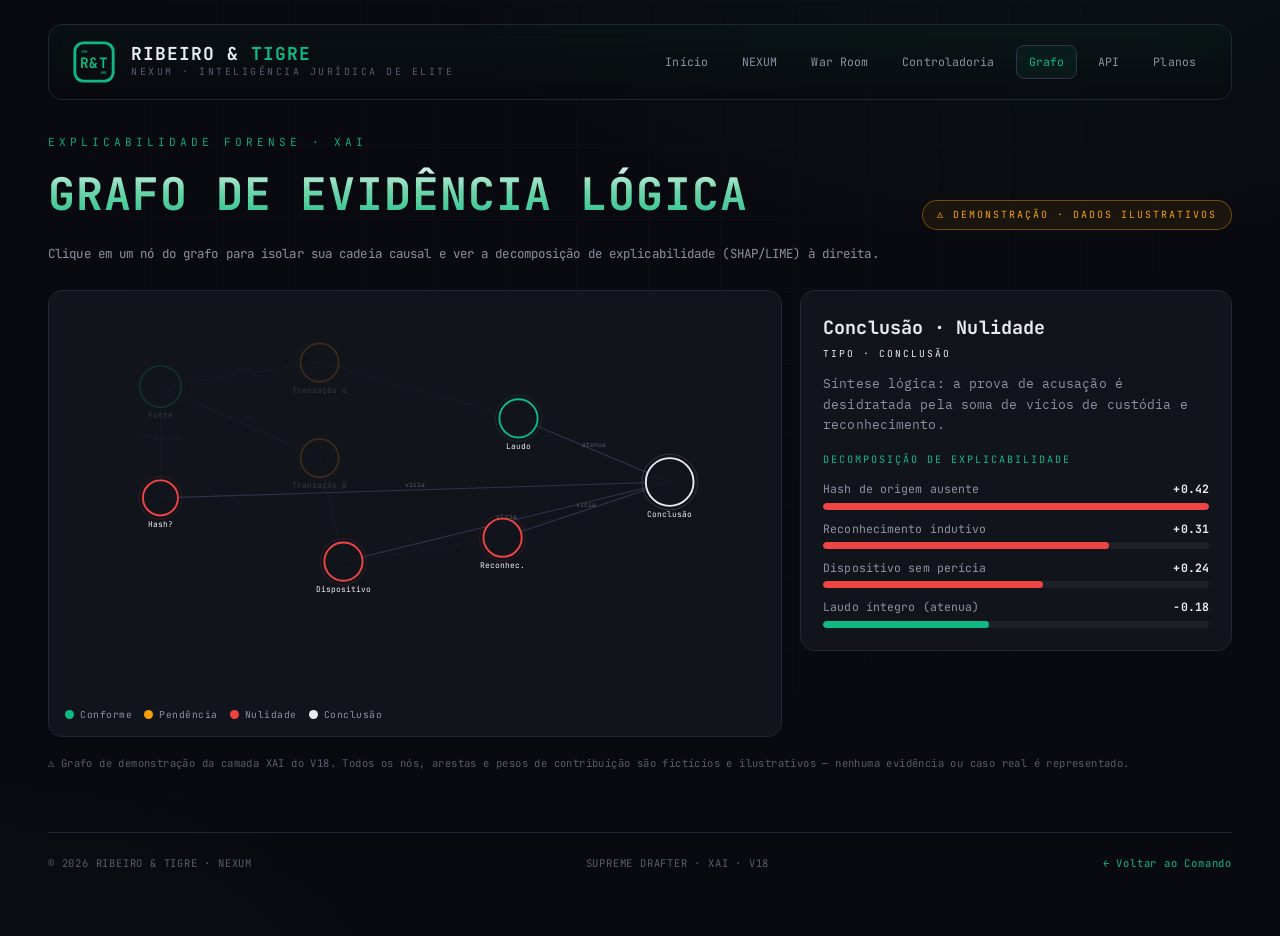
<file: grafo.html>
<!DOCTYPE html>
<html lang="pt-BR">
<head>
    <meta charset="UTF-8">
    <meta name="viewport" content="width=device-width, initial-scale=1.0">
    <title>Grafo de Evidência Lógica · XAI | Ribeiro &amp; Tigre — Nexum</title>
    <meta name="description" content="Grafo de Evidência Lógica (XAI) — visualização forense interativa com explicabilidade SHAP/LIME (demonstração). Ribeiro & Tigre · Nexum · V18.">
    <meta name="theme-color" content="#090A0F">
    <meta property="og:title" content="Grafo de Evidência Lógica · XAI — Ribeiro & Tigre">
    <meta property="og:description" content="Visualização forense interativa com explicabilidade (demonstração V18).">
    <meta property="og:type" content="website">
    <meta property="og:url" content="https://ribeiroetigre.org/grafo.html">
    <link rel="canonical" href="https://ribeiroetigre.org/grafo.html">
    <link rel="icon" href="data:image/svg+xml,%3Csvg%20xmlns='http://www.w3.org/2000/svg'%20viewBox='0%200%2048%2048'%3E%3Crect%20width='48'%20height='48'%20rx='10'%20fill='%23090A0F'/%3E%3Ctext%20x='24'%20y='32'%20font-family='Georgia,serif'%20font-size='18'%20font-weight='700'%20fill='%2310B981'%20text-anchor='middle'%3ER%26T%3C/text%3E%3C/svg%3E">
    <link rel="preconnect" href="https://fonts.googleapis.com">
    <link rel="preconnect" href="https://fonts.gstatic.com" crossorigin>
    <link href="https://fonts.googleapis.com/css2?family=JetBrains+Mono:wght@400;500;700&family=IBM+Plex+Mono:wght@300;400;500;600&family=Fira+Code:wght@400;500&display=swap" rel="stylesheet">
    <link rel="stylesheet" href="assets/styles.css">
    <style>
        .page-head { margin-top: 34px; display: flex; align-items: flex-end; justify-content: space-between; flex-wrap: wrap; gap: 18px; }
        .page-head h1 { font-size: clamp(1.9rem, 4.5vw, 2.8rem); margin-top: 6px; }
        .demo-badge { font-family: var(--mono); font-size: 0.62rem; letter-spacing: 2px; text-transform: uppercase; color: var(--amber); border: 1px solid rgba(245,158,11,0.4); background: rgba(245,158,11,0.07); border-radius: 999px; padding: 6px 14px; }

        .xai-layout { margin-top: 26px; display: grid; grid-template-columns: 1.7fr 1fr; gap: 18px; align-items: start; }
        .graph-box { border: 1px solid var(--line); border-radius: var(--radius); background: var(--bg-elev); padding: 8px; position: relative; }
        #graph { width: 100%; height: auto; display: block; touch-action: none; }
        .legend { position: absolute; bottom: 14px; left: 16px; display: flex; flex-wrap: wrap; gap: 12px; font-family: var(--mono); font-size: 0.6rem; letter-spacing: 0.5px; color: var(--text-dim); }
        .legend span { display: inline-flex; align-items: center; gap: 6px; }
        .legend i { width: 9px; height: 9px; border-radius: 50%; display: inline-block; }

        .node-circle { cursor: pointer; transition: opacity .2s, stroke-width .2s; }
        .node-label { font-family: var(--mono); font-size: 10px; fill: var(--text); pointer-events: none; }
        .edge { stroke: var(--line-strong); stroke-width: 1.4; transition: opacity .2s, stroke .2s; }
        .edge-label { font-family: var(--mono); font-size: 8px; fill: var(--text-faint); pointer-events: none; }
        .dim { opacity: 0.16; }

        /* Side panel */
        .panel { border: 1px solid var(--line); border-radius: var(--radius); background: var(--bg-elev); padding: 22px; }
        .panel h2 { font-family: var(--serif); font-size: 1.15rem; font-weight: 700; }
        .panel .ptype { font-family: var(--mono); font-size: 0.6rem; letter-spacing: 2px; text-transform: uppercase; margin-top: 4px; }
        .panel .pdesc { font-size: 0.84rem; color: var(--text-dim); margin: 12px 0 18px; line-height: 1.5; }
        .panel .phint { font-size: 0.78rem; color: var(--text-faint); }

        .shap-title { font-family: var(--mono); font-size: 0.64rem; letter-spacing: 2px; text-transform: uppercase; color: var(--mint); margin-bottom: 12px; }
        .shap { display: flex; flex-direction: column; gap: 10px; }
        .shap-row { font-family: var(--mono); font-size: 0.72rem; }
        .shap-row .lbl { display: flex; justify-content: space-between; margin-bottom: 4px; color: var(--text-dim); }
        .shap-row .lbl b { color: var(--text); }
        .bar { height: 7px; border-radius: 4px; background: rgba(255,255,255,0.05); overflow: hidden; }
        .bar i { display: block; height: 100%; border-radius: 4px; }
        .b-pos { background: var(--crimson); }   /* contribui p/ nulidade */
        .b-neg { background: var(--mint); }       /* contribui p/ regularidade */
        .b-warn { background: var(--amber); }

        .note { margin-top: 18px; font-family: var(--mono); font-size: 0.66rem; color: var(--text-faint); letter-spacing: 0.4px; }

        @media (max-width: 920px) { .xai-layout { grid-template-columns: 1fr; } }
    </style>
</head>
<body>
    <div class="shell">

        <!-- TOP BAR -->
        <header class="topbar reveal">
            <a class="brand" href="index.html" style="text-decoration:none;color:inherit;">
                <svg class="crest" viewBox="0 0 48 48" role="img" aria-label="Brasão Ribeiro & Tigre">
                    <rect class="frame" x="4" y="4" width="40" height="40" rx="9"/>
                    <line class="stripe" x1="11" y1="13" x2="17" y2="13"/>
                    <line class="stripe" x1="31" y1="35" x2="37" y2="35"/>
                    <text class="mono" x="24" y="30" font-size="15" text-anchor="middle">R&amp;T</text>
                </svg>
                <div>
                    <div class="brand-name">RIBEIRO &amp; <b>TIGRE</b></div>
                    <div class="brand-sub">Nexum · Inteligência Jurídica de Elite</div>
                </div>
            </a>
            <nav class="nav" aria-label="Navegação principal">
                <a href="index.html">Início</a>
                <a href="nexum.html">NEXUM</a>
                <a href="war-room.html">War Room</a>
                <a href="controladoria.html">Controladoria</a>
                <a href="grafo.html" class="active">Grafo</a>
                <a href="api.html">API</a>
                <a href="planos.html">Planos</a>
            </nav>
        </header>

        <!-- PAGE HEAD -->
        <div class="page-head reveal d1">
            <div>
                <div class="eyebrow">Explicabilidade Forense · XAI</div>
                <h1 class="gold-title">Grafo de Evidência Lógica</h1>
            </div>
            <span class="demo-badge">⚠ Demonstração · dados ilustrativos</span>
        </div>

        <p class="phint reveal d2" style="margin-top:14px;font-family:var(--mono);font-size:0.78rem;color:var(--text-dim);">
            Clique em um nó do grafo para isolar sua cadeia causal e ver a decomposição de explicabilidade (SHAP/LIME) à direita.
        </p>

        <!-- XAI LAYOUT -->
        <div class="xai-layout">
            <div class="graph-box reveal d2">
                <svg id="graph" viewBox="0 0 900 540" role="img" aria-label="Grafo de evidência lógica interativo (demonstração)"></svg>
                <div class="legend">
                    <span><i style="background:#10B981"></i> Conforme</span>
                    <span><i style="background:#F59E0B"></i> Pendência</span>
                    <span><i style="background:#EF4444"></i> Nulidade</span>
                    <span><i style="background:#E8ECF2"></i> Conclusão</span>
                </div>
            </div>

            <aside class="panel reveal d3" id="panel" aria-live="polite">
                <h2 id="p-title">Selecione um nó</h2>
                <div class="ptype" id="p-type" style="color:var(--text-faint)">— · —</div>
                <p class="pdesc" id="p-desc">O painel de explicabilidade exibirá a contribuição de cada fator para a conclusão lógica do nó selecionado.</p>
                <div id="p-shap-wrap" style="display:none">
                    <div class="shap-title">Decomposição de Explicabilidade</div>
                    <div class="shap" id="p-shap"></div>
                </div>
            </aside>
        </div>

        <p class="note">⚠ Grafo de demonstração da camada XAI do V18. Todos os nós, arestas e pesos de contribuição são fictícios e ilustrativos — nenhuma evidência ou caso real é representado.</p>

        <!-- FOOTER -->
        <footer>
            <span>© <span id="year">2026</span> RIBEIRO &amp; TIGRE · NEXUM</span>
            <span>SUPREME DRAFTER · XAI · V18</span>
            <span><a href="index.html">← Voltar ao Comando</a></span>
        </footer>

    </div>

    <script>
    (function () {
        var SVG = "http://www.w3.org/2000/svg";
        var COLOR = { ok: "#10B981", warn: "#F59E0B", crit: "#EF4444", concl: "#E8ECF2" };

        // ---- Dados fictícios (demonstração) ----
        var nodes = [
            { id: "F1", x: 130, y: 110, r: 26, type: "ok",    label: "Fonte",        title: "Fonte · Extração forense", desc: "Extração digital de origem. Base da cadeia de custódia (Art. 158-A do CPP)." },
            { id: "H1", x: 130, y: 250, r: 22, type: "crit",  label: "Hash?",        title: "Hash de origem ausente", desc: "Não há hash de integridade nem espelhamento bit-a-bit da extração — quebra de cadeia de custódia (METADATA_SOURCE_NOT_FOUND).",
              shap: [ { k: "Ausência de hash de origem", v: 0.46, t: "pos" }, { k: "Sem espelhamento bit-a-bit", v: 0.29, t: "pos" }, { k: "Selo temporal presente", v: 0.12, t: "neg" } ] },
            { id: "T1", x: 330, y: 80,  r: 24, type: "warn",  label: "Transação α",  title: "Transação α", desc: "Movimentação financeira sob análise. Fluxo fracionado em conferência pelo Gen-Custódia." },
            { id: "T2", x: 330, y: 200, r: 24, type: "warn",  label: "Transação β",  title: "Transação β", desc: "Movimentação correlata. Vínculo causal com a fonte em staging." },
            { id: "D1", x: 360, y: 330, r: 24, type: "crit",  label: "Dispositivo",  title: "Dispositivo · Mídia", desc: "Aparelho apreendido sem perícia técnica nem cadeia de custódia documentada (Art. 158-B do CPP).",
              shap: [ { k: "Sem perícia técnica", v: 0.41, t: "pos" }, { k: "Custódia não documentada", v: 0.34, t: "pos" }, { k: "Apreensão registrada em auto", v: 0.15, t: "neg" } ] },
            { id: "R1", x: 560, y: 300, r: 24, type: "crit",  label: "Reconhec.",    title: "Reconhecimento fotográfico", desc: "Reconhecimento conduzido em desacordo com o rito do Art. 226 do CPP (HC 598.887/SC) — indutivo.",
              shap: [ { k: "Procedimento indutivo", v: 0.38, t: "pos" }, { k: "Sem alinhamento de pessoas", v: 0.27, t: "pos" }, { k: "Reconhecimento confirmado em juízo", v: 0.10, t: "neg" } ] },
            { id: "L1", x: 580, y: 150, r: 24, type: "ok",    label: "Laudo",        title: "Laudo pericial", desc: "Laudo técnico com hash conferido e cadeia íntegra. Sinalizado como conforme." },
            { id: "C1", x: 770, y: 230, r: 30, type: "concl", label: "Conclusão",    title: "Conclusão · Nulidade", desc: "Síntese lógica: a prova de acusação é desidratada pela soma de vícios de custódia e reconhecimento.",
              shap: [ { k: "Hash de origem ausente", v: 0.42, t: "pos" }, { k: "Reconhecimento indutivo", v: 0.31, t: "pos" }, { k: "Dispositivo sem perícia", v: 0.24, t: "pos" }, { k: "Laudo íntegro (atenua)", v: 0.18, t: "neg" } ] }
        ];
        var edges = [
            { a: "F1", b: "H1", l: "integridade" },
            { a: "F1", b: "T1", l: "origina" },
            { a: "F1", b: "T2", l: "origina" },
            { a: "T1", b: "L1", l: "" },
            { a: "T2", b: "D1", l: "" },
            { a: "H1", b: "C1", l: "vicia" },
            { a: "D1", b: "R1", l: "" },
            { a: "R1", b: "C1", l: "vicia" },
            { a: "L1", b: "C1", l: "atenua" },
            { a: "D1", b: "C1", l: "vicia" }
        ];

        var byId = {}; nodes.forEach(function (n) { byId[n.id] = n; });
        var adj = {}; nodes.forEach(function (n) { adj[n.id] = {}; });
        edges.forEach(function (e) { adj[e.a][e.b] = true; adj[e.b][e.a] = true; });

        var svg = document.getElementById("graph");
        var edgeEls = [], edgeLabelEls = [], nodeEls = [];

        function el(name, attrs) {
            var e = document.createElementNS(SVG, name);
            for (var k in attrs) e.setAttribute(k, attrs[k]);
            return e;
        }

        // Edges first
        edges.forEach(function (e) {
            var a = byId[e.a], b = byId[e.b];
            var line = el("line", { x1: a.x, y1: a.y, x2: b.x, y2: b.y, class: "edge" });
            line.dataset.a = e.a; line.dataset.b = e.b;
            svg.appendChild(line); edgeEls.push(line);
            if (e.l) {
                var t = el("text", { x: (a.x + b.x) / 2, y: (a.y + b.y) / 2 - 4, class: "edge-label", "text-anchor": "middle" });
                t.textContent = e.l;
                svg.appendChild(t); edgeLabelEls.push({ el: t, a: e.a, b: e.b });
            }
        });

        // Nodes
        nodes.forEach(function (n) {
            var g = el("g", {});
            var c = el("circle", { cx: n.x, cy: n.y, r: n.r, class: "node-circle",
                fill: "rgba(18,20,28,0.9)", stroke: COLOR[n.type], "stroke-width": 2.4 });
            c.dataset.id = n.id;
            var glow = el("circle", { cx: n.x, cy: n.y, r: n.r + 5, fill: "none", stroke: COLOR[n.type], "stroke-width": 1, opacity: 0.18 });
            var lab = el("text", { x: n.x, y: n.y + n.r + 14, class: "node-label", "text-anchor": "middle" });
            lab.textContent = n.label;
            g.appendChild(glow); g.appendChild(c); g.appendChild(lab);
            svg.appendChild(g);
            nodeEls.push({ g: g, c: c, glow: glow, lab: lab, id: n.id });

            c.addEventListener("click", function () { select(n.id); });
            c.addEventListener("mouseenter", function () { c.setAttribute("stroke-width", 4); });
            c.addEventListener("mouseleave", function () { c.setAttribute("stroke-width", 2.4); });
        });

        function clearDim() {
            edgeEls.forEach(function (e) { e.classList.remove("dim"); e.setAttribute("stroke", "var(--line-strong)"); });
            edgeLabelEls.forEach(function (o) { o.el.classList.remove("dim"); });
            nodeEls.forEach(function (o) { o.g.classList.remove("dim"); });
        }

        function select(id) {
            var n = byId[id];
            clearDim();
            // dim non-neighbors
            nodeEls.forEach(function (o) {
                if (o.id !== id && !adj[id][o.id]) o.g.classList.add("dim");
            });
            edgeEls.forEach(function (e) {
                var on = (e.dataset.a === id || e.dataset.b === id);
                if (!on) e.classList.add("dim");
                else e.setAttribute("stroke", COLOR[n.type]);
            });
            edgeLabelEls.forEach(function (o) {
                if (o.a !== id && o.b !== id) o.el.classList.add("dim");
            });
            renderPanel(n);
        }

        function renderPanel(n) {
            document.getElementById("p-title").textContent = n.title;
            var typeName = { ok: "Conforme", warn: "Pendência", crit: "Nulidade", concl: "Conclusão" }[n.type];
            var typeEl = document.getElementById("p-type");
            typeEl.textContent = "Tipo · " + typeName;
            typeEl.style.color = COLOR[n.type];
            document.getElementById("p-desc").textContent = n.desc;

            var wrap = document.getElementById("p-shap-wrap");
            var box = document.getElementById("p-shap");
            box.innerHTML = "";
            if (n.shap && n.shap.length) {
                wrap.style.display = "block";
                var max = Math.max.apply(null, n.shap.map(function (s) { return s.v; }));
                n.shap.forEach(function (s) {
                    var row = document.createElement("div"); row.className = "shap-row";
                    var lbl = document.createElement("div"); lbl.className = "lbl";
                    var sign = s.t === "neg" ? "−" : "+";
                    lbl.innerHTML = "<span>" + s.k + "</span><b>" + sign + s.v.toFixed(2) + "</b>";
                    var bar = document.createElement("div"); bar.className = "bar";
                    var fill = document.createElement("i");
                    fill.className = s.t === "neg" ? "b-neg" : (n.type === "warn" ? "b-warn" : "b-pos");
                    fill.style.width = Math.round((s.v / max) * 100) + "%";
                    bar.appendChild(fill);
                    row.appendChild(lbl); row.appendChild(bar);
                    box.appendChild(row);
                });
            } else {
                wrap.style.display = "none";
            }
        }

        // Seleção inicial: a conclusão
        select("C1");
    })();
    </script>
    <script src="assets/app.js"></script>
</body>
</html>
</file>
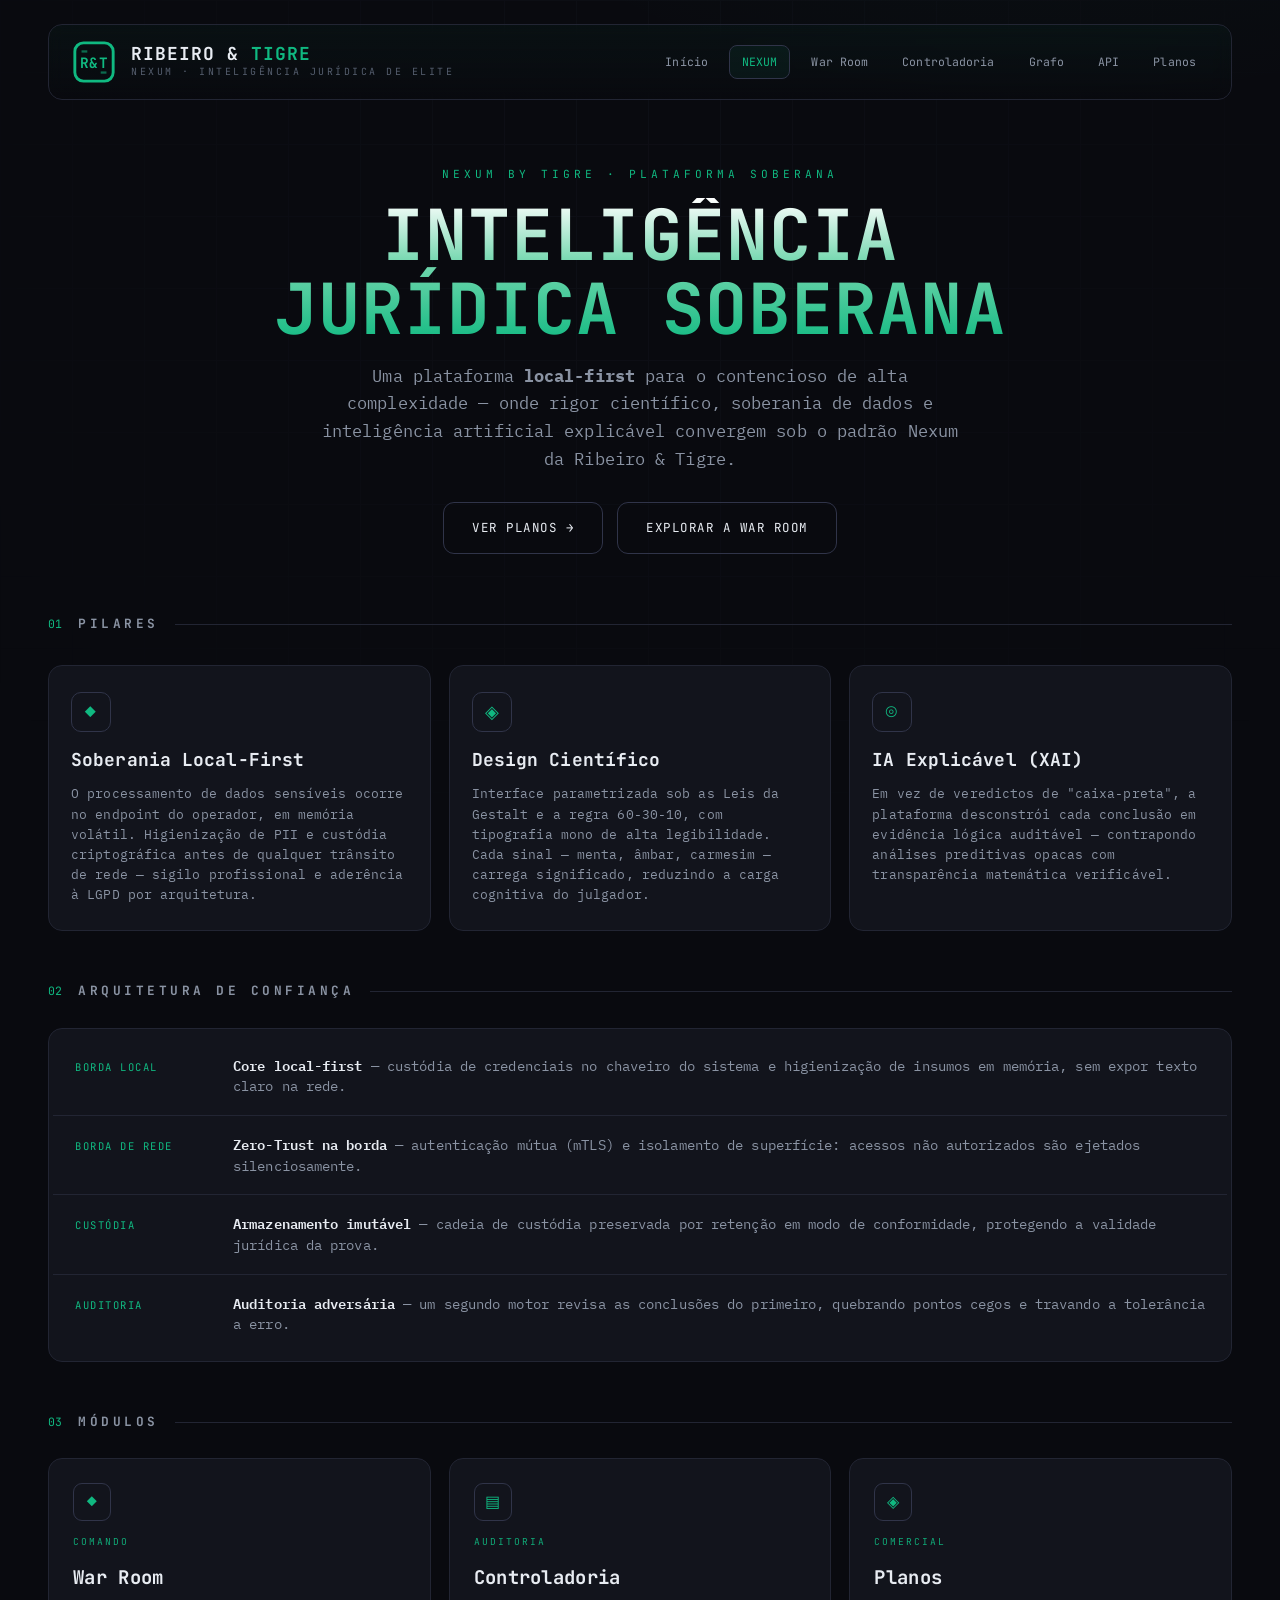
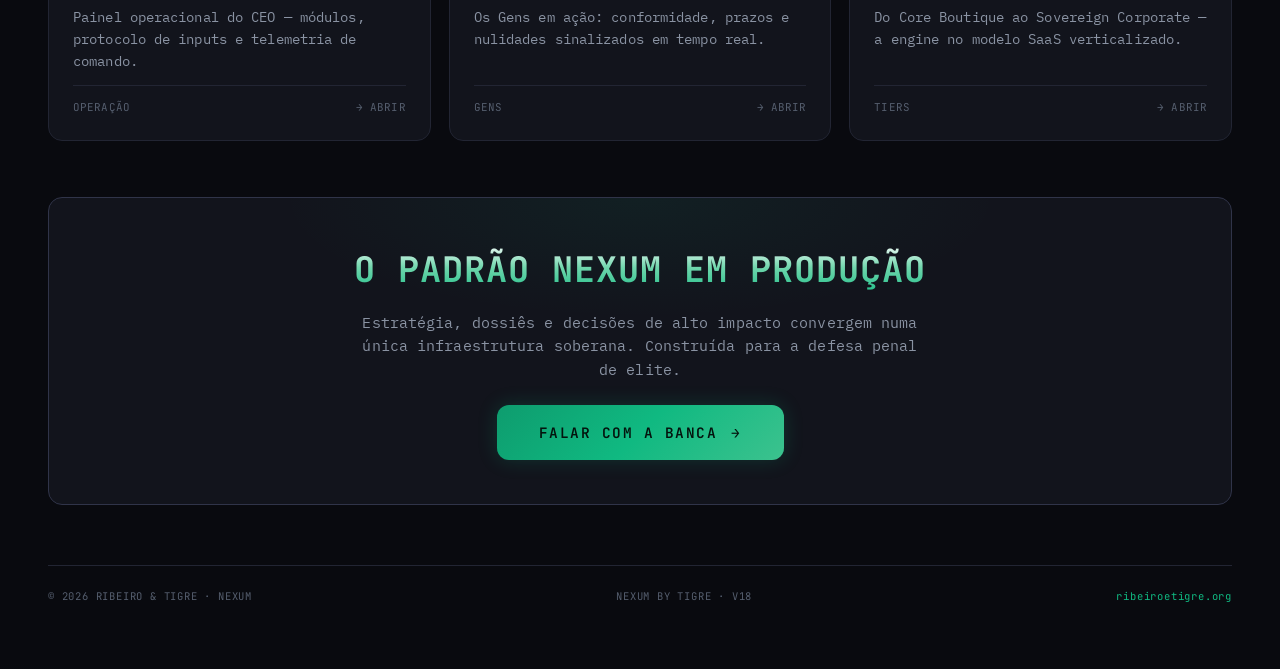
<file: nexum.html>
<!DOCTYPE html>
<html lang="pt-BR">
<head>
    <meta charset="UTF-8">
    <meta name="viewport" content="width=device-width, initial-scale=1.0">
    <title>NEXUM by Tigre · Inteligência Jurídica Soberana | Ribeiro &amp; Tigre</title>
    <meta name="description" content="NEXUM by Tigre — plataforma local-first de inteligência jurídica para o contencioso de alta complexidade. Design científico, soberania de dados e IA explicável (XAI) sob o padrão Nexum.">
    <meta name="theme-color" content="#090A0F">
    <meta property="og:title" content="NEXUM by Tigre · Inteligência Jurídica Soberana">
    <meta property="og:description" content="Plataforma local-first de inteligência jurídica: design científico, soberania de dados e IA explicável.">
    <meta property="og:type" content="website">
    <meta property="og:url" content="https://ribeiroetigre.org/nexum.html">
    <link rel="canonical" href="https://ribeiroetigre.org/nexum.html">
    <link rel="icon" href="data:image/svg+xml,%3Csvg%20xmlns='http://www.w3.org/2000/svg'%20viewBox='0%200%2048%2048'%3E%3Crect%20width='48'%20height='48'%20rx='10'%20fill='%23090A0F'/%3E%3Ctext%20x='24'%20y='32'%20font-family='Georgia,serif'%20font-size='18'%20font-weight='700'%20fill='%2310B981'%20text-anchor='middle'%3ER%26T%3C/text%3E%3C/svg%3E">
    <link rel="preconnect" href="https://fonts.googleapis.com">
    <link rel="preconnect" href="https://fonts.gstatic.com" crossorigin>
    <link href="https://fonts.googleapis.com/css2?family=JetBrains+Mono:wght@400;500;700&family=IBM+Plex+Mono:wght@300;400;500;600&family=Fira+Code:wght@400;500&display=swap" rel="stylesheet">
    <link rel="stylesheet" href="assets/styles.css">
    <script type="application/ld+json">
    {
      "@context": "https://schema.org",
      "@graph": [
        {
          "@type": "SoftwareApplication",
          "name": "NEXUM by Tigre",
          "applicationCategory": "LegalTech",
          "operatingSystem": "macOS",
          "description": "Plataforma local-first de inteligência jurídica para o contencioso penal de alta complexidade, com design científico, soberania de dados e IA explicável (XAI).",
          "offers": { "@type": "AggregateOffer", "priceCurrency": "BRL", "lowPrice": "1800", "highPrice": "5500" },
          "creator": { "@type": "Person", "name": "Marcelo Tigre", "jobTitle": "Engenheiro de Software Jurídico" },
          "publisher": { "@type": "Organization", "name": "Ribeiro & Tigre", "url": "https://ribeiroetigre.org/" }
        },
        {
          "@type": "Person",
          "name": "Marcelo Tigre",
          "jobTitle": "Engenheiro de Software Jurídico · Criador da Solução NEXUM",
          "worksFor": { "@type": "Organization", "name": "Ribeiro & Tigre" }
        }
      ]
    }
    </script>
    <style>
        .lp-hero { margin-top: 56px; text-align: center; padding: 10px 0; }
        .lp-hero h1 { font-size: clamp(2.4rem, 6vw, 4.4rem); margin: 14px 0 8px; line-height: 1.05; }
        .lp-hero .lead { color: var(--text-dim); max-width: 640px; margin: 16px auto 0; font-size: clamp(0.95rem, 2vw, 1.08rem); }
        .lp-cta { margin-top: 30px; display: flex; gap: 14px; justify-content: center; flex-wrap: wrap; }
        .lp-cta .ghost { display: inline-flex; align-items: center; gap: 8px; padding: 15px 28px; border-radius: 11px; border: 1px solid var(--line-strong); color: var(--text); text-decoration: none; font-family: var(--mono); font-size: 0.78rem; letter-spacing: 1.5px; text-transform: uppercase; transition: .2s var(--ease); }
        .lp-cta .ghost:hover { border-color: var(--mint); color: var(--mint); }

        .pillars { margin-top: 30px; display: grid; grid-template-columns: repeat(3, 1fr); gap: 18px; }
        .pillar { border: 1px solid var(--line); border-radius: var(--radius); background: var(--bg-elev); padding: 26px 22px; }
        .pillar .pico { width: 40px; height: 40px; display: grid; place-items: center; border: 1px solid var(--line-strong); border-radius: 10px; color: var(--mint); font-size: 1.1rem; margin-bottom: 14px; }
        .pillar h3 { font-family: var(--serif); font-size: 1.12rem; font-weight: 700; }
        .pillar p { font-size: 0.84rem; color: var(--text-dim); margin-top: 9px; line-height: 1.5; }

        .arch { margin-top: 26px; border: 1px solid var(--line); border-radius: var(--radius); background: var(--bg-elev); padding: 8px 4px; }
        .arch .layer { display: grid; grid-template-columns: 140px 1fr; gap: 18px; padding: 18px 22px; border-bottom: 1px solid var(--line); align-items: baseline; }
        .arch .layer:last-child { border-bottom: none; }
        .arch .ltag { font-family: var(--mono); font-size: 0.66rem; letter-spacing: 1.5px; text-transform: uppercase; color: var(--mint); }
        .arch .ldesc { color: var(--text-dim); font-size: 0.86rem; line-height: 1.5; }
        .arch .ldesc b { color: var(--text); font-weight: 600; }

        .modgrid { margin-top: 26px; display: grid; grid-template-columns: repeat(3, 1fr); gap: 18px; }

        .closing { margin-top: 56px; text-align: center; border: 1px solid var(--line-strong); border-radius: var(--radius); background: radial-gradient(600px 200px at 50% 0%, rgba(16,185,129,0.07), transparent 60%), var(--bg-elev); padding: 44px 24px; }
        .closing h2 { font-family: var(--serif); font-size: clamp(1.5rem, 4vw, 2.2rem); font-weight: 700; }
        .closing p { color: var(--text-dim); max-width: 560px; margin: 12px auto 24px; font-size: 0.92rem; }

        @media (max-width: 920px) {
            .pillars, .modgrid { grid-template-columns: 1fr; }
            .arch .layer { grid-template-columns: 1fr; gap: 6px; }
        }
    </style>
</head>
<body>
    <div class="shell">

        <!-- TOP BAR -->
        <header class="topbar reveal">
            <a class="brand" href="index.html" style="text-decoration:none;color:inherit;">
                <svg class="crest" viewBox="0 0 48 48" role="img" aria-label="Brasão Ribeiro & Tigre">
                    <rect class="frame" x="4" y="4" width="40" height="40" rx="9"/>
                    <line class="stripe" x1="11" y1="13" x2="17" y2="13"/>
                    <line class="stripe" x1="31" y1="35" x2="37" y2="35"/>
                    <text class="mono" x="24" y="30" font-size="15" text-anchor="middle">R&amp;T</text>
                </svg>
                <div>
                    <div class="brand-name">RIBEIRO &amp; <b>TIGRE</b></div>
                    <div class="brand-sub">Nexum · Inteligência Jurídica de Elite</div>
                </div>
            </a>
            <nav class="nav" aria-label="Navegação principal">
                <a href="index.html">Início</a>
                <a href="nexum.html" class="active">NEXUM</a>
                <a href="war-room.html">War Room</a>
                <a href="controladoria.html">Controladoria</a>
                <a href="grafo.html">Grafo</a>
                <a href="api.html">API</a>
                <a href="planos.html">Planos</a>
            </nav>
        </header>

        <!-- HERO -->
        <section class="lp-hero">
            <div class="eyebrow reveal d1">NEXUM by Tigre · Plataforma Soberana</div>
            <h1 class="gold-title reveal d1">Inteligência<br>Jurídica Soberana</h1>
            <p class="lead reveal d2">Uma plataforma <strong>local-first</strong> para o contencioso de alta complexidade — onde rigor científico, soberania de dados e inteligência artificial explicável convergem sob o padrão Nexum da Ribeiro &amp; Tigre.</p>
            <div class="lp-cta reveal d3">
                <a href="planos.html" class="ghost">Ver Planos →</a>
                <a href="war-room.html" class="ghost">Explorar a War Room</a>
            </div>
        </section>

        <!-- PILLARS -->
        <div class="section-head reveal">
            <span class="idx">01</span>
            <h2>Pilares</h2>
            <span class="line"></span>
        </div>
        <section class="pillars" aria-label="Pilares">
            <article class="pillar reveal d1">
                <div class="pico">◆</div>
                <h3>Soberania Local-First</h3>
                <p>O processamento de dados sensíveis ocorre no endpoint do operador, em memória volátil. Higienização de PII e custódia criptográfica antes de qualquer trânsito de rede — sigilo profissional e aderência à LGPD por arquitetura.</p>
            </article>
            <article class="pillar reveal d2">
                <div class="pico">◈</div>
                <h3>Design Científico</h3>
                <p>Interface parametrizada sob as Leis da Gestalt e a regra 60-30-10, com tipografia mono de alta legibilidade. Cada sinal — menta, âmbar, carmesim — carrega significado, reduzindo a carga cognitiva do julgador.</p>
            </article>
            <article class="pillar reveal d3">
                <div class="pico">◎</div>
                <h3>IA Explicável (XAI)</h3>
                <p>Em vez de veredictos de "caixa-preta", a plataforma desconstrói cada conclusão em evidência lógica auditável — contrapondo análises preditivas opacas com transparência matemática verificável.</p>
            </article>
        </section>

        <!-- ARQUITETURA -->
        <div class="section-head reveal">
            <span class="idx">02</span>
            <h2>Arquitetura de Confiança</h2>
            <span class="line"></span>
        </div>
        <section class="arch reveal" aria-label="Arquitetura de confiança">
            <div class="layer">
                <span class="ltag">Borda Local</span>
                <span class="ldesc"><b>Core local-first</b> — custódia de credenciais no chaveiro do sistema e higienização de insumos em memória, sem expor texto claro na rede.</span>
            </div>
            <div class="layer">
                <span class="ltag">Borda de Rede</span>
                <span class="ldesc"><b>Zero-Trust na borda</b> — autenticação mútua (mTLS) e isolamento de superfície: acessos não autorizados são ejetados silenciosamente.</span>
            </div>
            <div class="layer">
                <span class="ltag">Custódia</span>
                <span class="ldesc"><b>Armazenamento imutável</b> — cadeia de custódia preservada por retenção em modo de conformidade, protegendo a validade jurídica da prova.</span>
            </div>
            <div class="layer">
                <span class="ltag">Auditoria</span>
                <span class="ldesc"><b>Auditoria adversária</b> — um segundo motor revisa as conclusões do primeiro, quebrando pontos cegos e travando a tolerância a erro.</span>
            </div>
        </section>

        <!-- MÓDULOS -->
        <div class="section-head reveal">
            <span class="idx">03</span>
            <h2>Módulos</h2>
            <span class="line"></span>
        </div>
        <section class="modgrid">
            <a class="card reveal d1" href="war-room.html">
                <div class="ico">◆</div>
                <span class="tag">Comando</span>
                <h3>War Room</h3>
                <p>Painel operacional do CEO — módulos, protocolo de inputs e telemetria de comando.</p>
                <div class="meta"><span>OPERAÇÃO</span><span>→ ABRIR</span></div>
            </a>
            <a class="card reveal d2" href="controladoria.html">
                <div class="ico">▤</div>
                <span class="tag">Auditoria</span>
                <h3>Controladoria</h3>
                <p>Os Gens em ação: conformidade, prazos e nulidades sinalizados em tempo real.</p>
                <div class="meta"><span>GENS</span><span>→ ABRIR</span></div>
            </a>
            <a class="card reveal d3" href="planos.html">
                <div class="ico">◈</div>
                <span class="tag">Comercial</span>
                <h3>Planos</h3>
                <p>Do Core Boutique ao Sovereign Corporate — a engine no modelo SaaS verticalizado.</p>
                <div class="meta"><span>TIERS</span><span>→ ABRIR</span></div>
            </a>
        </section>

        <!-- CLOSING -->
        <section class="closing reveal">
            <h2 class="gold-title">O padrão Nexum em produção</h2>
            <p>Estratégia, dossiês e decisões de alto impacto convergem numa única infraestrutura soberana. Construída para a defesa penal de elite.</p>
            <a href="mailto:contato@ribeiroetigre.adv.br?subject=Contato%20via%20NEXUM" class="btn-iniciar">Falar com a banca <span class="arrow">→</span></a>
        </section>

        <!-- FOOTER -->
        <footer>
            <span>© <span id="year">2026</span> RIBEIRO &amp; TIGRE · NEXUM</span>
            <span>NEXUM BY TIGRE · V18</span>
            <span><a href="https://ribeiroetigre.org/">ribeiroetigre.org</a></span>
        </footer>

    </div>

    <script src="assets/app.js"></script>
</body>
</html>
</file>
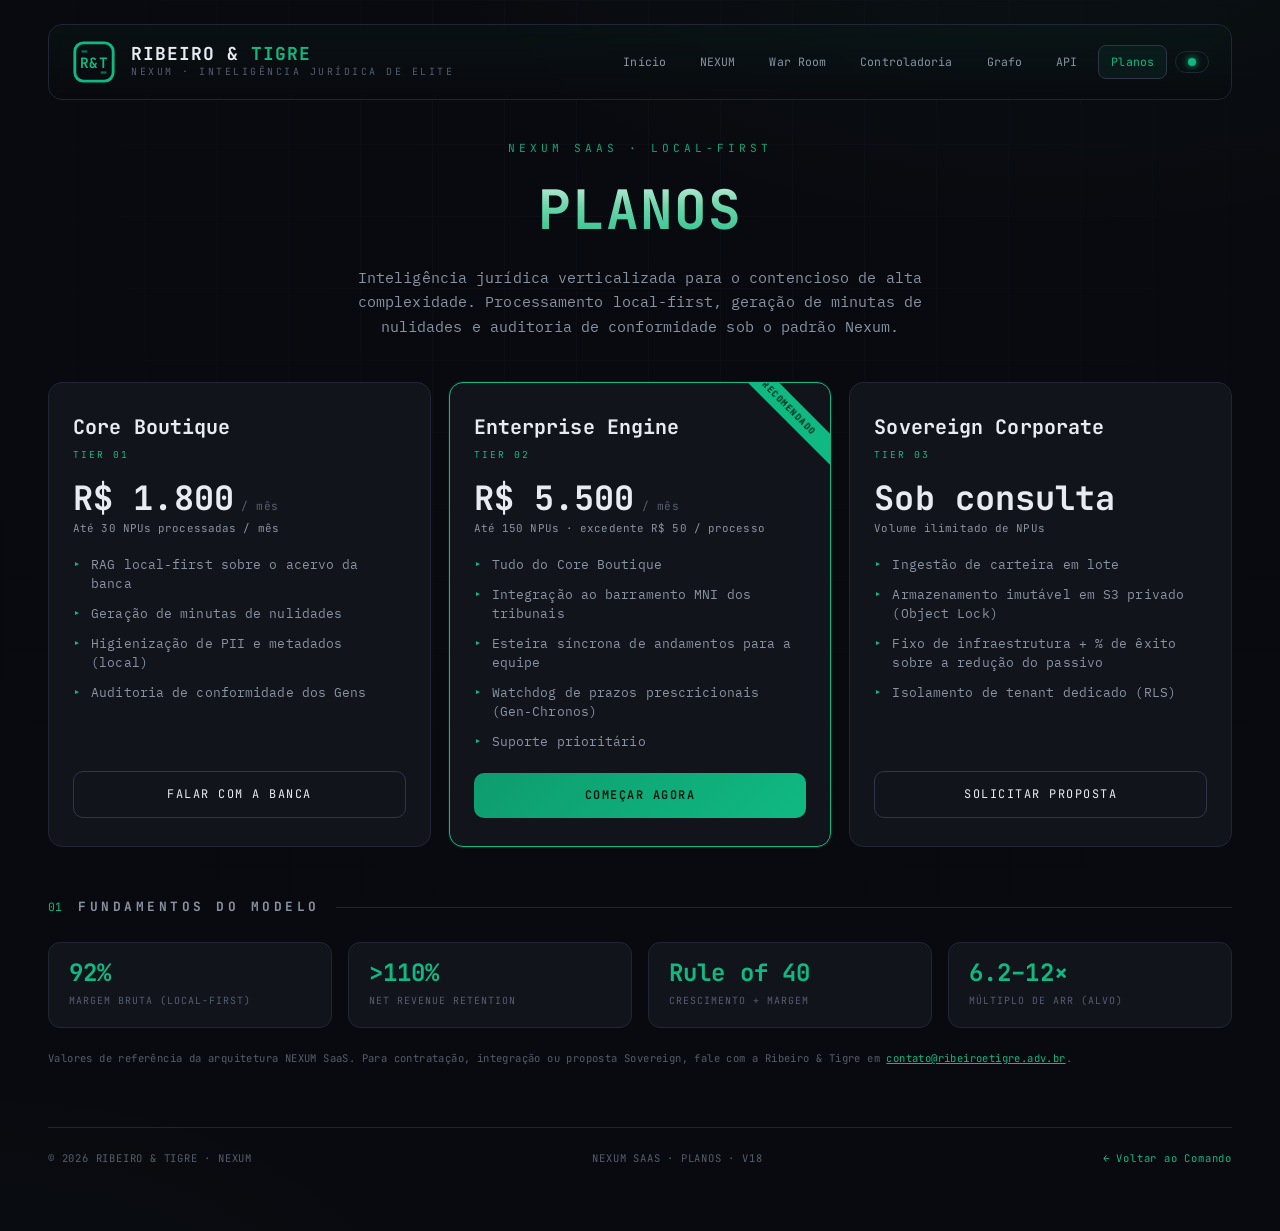
<file: planos.html>
<!DOCTYPE html>
<html lang="pt-BR">
<head>
    <meta charset="UTF-8">
    <meta name="viewport" content="width=device-width, initial-scale=1.0">
    <title>Planos · NEXUM SaaS | Ribeiro &amp; Tigre — Nexum</title>
    <meta name="description" content="Planos NEXUM by Tigre — Core Boutique, Enterprise Engine e Sovereign Corporate. Inteligência jurídica local-first sob o padrão Nexum.">
    <meta name="theme-color" content="#090A0F">
    <meta property="og:title" content="Planos · NEXUM SaaS — Ribeiro & Tigre">
    <meta property="og:description" content="Core Boutique, Enterprise Engine e Sovereign Corporate — inteligência jurídica local-first.">
    <meta property="og:type" content="website">
    <meta property="og:url" content="https://ribeiroetigre.org/planos.html">
    <link rel="canonical" href="https://ribeiroetigre.org/planos.html">
    <link rel="icon" href="data:image/svg+xml,%3Csvg%20xmlns='http://www.w3.org/2000/svg'%20viewBox='0%200%2048%2048'%3E%3Crect%20width='48'%20height='48'%20rx='10'%20fill='%23090A0F'/%3E%3Ctext%20x='24'%20y='32'%20font-family='Georgia,serif'%20font-size='18'%20font-weight='700'%20fill='%2310B981'%20text-anchor='middle'%3ER%26T%3C/text%3E%3C/svg%3E">
    <link rel="preconnect" href="https://fonts.googleapis.com">
    <link rel="preconnect" href="https://fonts.gstatic.com" crossorigin>
    <link href="https://fonts.googleapis.com/css2?family=JetBrains+Mono:wght@400;500;700&family=IBM+Plex+Mono:wght@300;400;500;600&family=Fira+Code:wght@400;500&display=swap" rel="stylesheet">
    <link rel="stylesheet" href="assets/styles.css">
    <style>
        .hero { margin-top: 40px; text-align: center; }
        .hero h1 { font-size: clamp(2.2rem, 5vw, 3.4rem); margin: 8px 0 6px; }
        .hero p { color: var(--text-dim); max-width: 600px; margin: 12px auto 0; font-size: 0.95rem; }

        .plans { margin-top: 44px; display: grid; grid-template-columns: repeat(3, 1fr); gap: 18px; align-items: stretch; }
        .plan { border: 1px solid var(--line); border-radius: var(--radius); background: var(--bg-elev); padding: 28px 24px; display: flex; flex-direction: column; position: relative; overflow: hidden; }
        .plan.featured { border-color: var(--mint); box-shadow: 0 0 0 1px var(--gold-dim); }
        .plan.featured::before { content: "RECOMENDADO"; position: absolute; top: 14px; right: -34px; transform: rotate(45deg); background: var(--mint); color: #04130d; font-family: var(--mono); font-size: 0.56rem; letter-spacing: 1.5px; padding: 4px 40px; font-weight: 600; }
        .plan .pname { font-family: var(--serif); font-size: 1.25rem; font-weight: 700; }
        .plan .ptag { font-family: var(--mono); font-size: 0.6rem; letter-spacing: 2px; text-transform: uppercase; color: var(--mint); margin-top: 4px; }
        .plan .price { margin: 20px 0 4px; font-family: var(--serif); font-size: 2.1rem; font-weight: 700; color: var(--text); line-height: 1; }
        .plan .price small { font-family: var(--mono); font-size: 0.7rem; color: var(--text-faint); font-weight: 400; letter-spacing: 0.5px; }
        .plan .pscope { font-family: var(--mono); font-size: 0.68rem; color: var(--text-dim); margin-bottom: 18px; }
        .plan ul { list-style: none; display: flex; flex-direction: column; gap: 11px; margin-bottom: 22px; }
        .plan li { display: flex; gap: 10px; font-size: 0.82rem; color: var(--text-dim); line-height: 1.45; }
        .plan li::before { content: "▸"; color: var(--mint); flex-shrink: 0; }
        .plan .cta { margin-top: auto; display: inline-flex; align-items: center; justify-content: center; gap: 8px; padding: 13px 20px; border-radius: 10px; font-family: var(--mono); font-size: 0.74rem; letter-spacing: 1.5px; text-transform: uppercase; text-decoration: none; cursor: pointer; transition: .2s var(--ease); }
        .plan .cta.ghost { border: 1px solid var(--line-strong); color: var(--text); }
        .plan .cta.ghost:hover { border-color: var(--mint); color: var(--mint); }
        .plan .cta.solid { background: linear-gradient(135deg, var(--gold-deep), var(--mint)); color: #04130d; font-weight: 600; }
        .plan .cta.solid:hover { transform: translateY(-2px); box-shadow: 0 0 24px rgba(16,185,129,0.3); }

        .econ { margin-top: 24px; display: grid; grid-template-columns: repeat(4, 1fr); gap: 16px; }
        .econ .ecard { border: 1px solid var(--line); border-radius: 12px; padding: 18px 20px; background: var(--bg-elev); }
        .econ .eval { font-family: var(--serif); font-size: 1.5rem; font-weight: 700; color: var(--mint); line-height: 1; }
        .econ .elabel { font-family: var(--mono); font-size: 0.62rem; letter-spacing: 1px; text-transform: uppercase; color: var(--text-faint); margin-top: 8px; }

        .note { margin-top: 22px; font-family: var(--mono); font-size: 0.66rem; color: var(--text-faint); letter-spacing: 0.4px; }

        @media (max-width: 920px) { .plans { grid-template-columns: 1fr; } .econ { grid-template-columns: repeat(2, 1fr); } }
        @media (max-width: 520px) { .econ { grid-template-columns: 1fr; } }
    </style>
</head>
<body>
    <div class="shell">

        <!-- TOP BAR -->
        <header class="topbar reveal">
            <a class="brand" href="index.html" style="text-decoration:none;color:inherit;">
                <svg class="crest" viewBox="0 0 48 48" role="img" aria-label="Brasão Ribeiro & Tigre">
                    <rect class="frame" x="4" y="4" width="40" height="40" rx="9"/>
                    <line class="stripe" x1="11" y1="13" x2="17" y2="13"/>
                    <line class="stripe" x1="31" y1="35" x2="37" y2="35"/>
                    <text class="mono" x="24" y="30" font-size="15" text-anchor="middle">R&amp;T</text>
                </svg>
                <div>
                    <div class="brand-name">RIBEIRO &amp; <b>TIGRE</b></div>
                    <div class="brand-sub">Nexum · Inteligência Jurídica de Elite</div>
                </div>
            </a>
            <nav class="nav" aria-label="Navegação principal">
                <a href="index.html">Início</a>
                <a href="nexum.html">NEXUM</a>
                <a href="war-room.html">War Room</a>
                <a href="controladoria.html">Controladoria</a>
                <a href="grafo.html">Grafo</a>
                <a href="api.html">API</a>
                <a href="planos.html" class="active">Planos</a>
                <span class="pill"><span class="dot"></span></span>
            </nav>
        </header>

        <!-- HERO -->
        <section class="hero reveal d1">
            <div class="eyebrow">NEXUM SaaS · Local-First</div>
            <h1 class="gold-title">Planos</h1>
            <p>Inteligência jurídica verticalizada para o contencioso de alta complexidade. Processamento local-first, geração de minutas de nulidades e auditoria de conformidade sob o padrão Nexum.</p>
        </section>

        <!-- PLANS -->
        <section class="plans" aria-label="Planos NEXUM">
            <article class="plan reveal d1">
                <h2 class="pname">Core Boutique</h2>
                <div class="ptag">Tier 01</div>
                <div class="price">R$ 1.800<small> / mês</small></div>
                <div class="pscope">Até 30 NPUs processadas / mês</div>
                <ul>
                    <li>RAG local-first sobre o acervo da banca</li>
                    <li>Geração de minutas de nulidades</li>
                    <li>Higienização de PII e metadados (local)</li>
                    <li>Auditoria de conformidade dos Gens</li>
                </ul>
                <a href="#contato" class="cta ghost">Falar com a banca</a>
            </article>

            <article class="plan featured reveal d2">
                <h2 class="pname">Enterprise Engine</h2>
                <div class="ptag">Tier 02</div>
                <div class="price">R$ 5.500<small> / mês</small></div>
                <div class="pscope">Até 150 NPUs · excedente R$ 50 / processo</div>
                <ul>
                    <li>Tudo do Core Boutique</li>
                    <li>Integração ao barramento MNI dos tribunais</li>
                    <li>Esteira síncrona de andamentos para a equipe</li>
                    <li>Watchdog de prazos prescricionais (Gen-Chronos)</li>
                    <li>Suporte prioritário</li>
                </ul>
                <a href="#contato" class="cta solid">Começar agora</a>
            </article>

            <article class="plan reveal d3">
                <h2 class="pname">Sovereign Corporate</h2>
                <div class="ptag">Tier 03</div>
                <div class="price">Sob consulta</div>
                <div class="pscope">Volume ilimitado de NPUs</div>
                <ul>
                    <li>Ingestão de carteira em lote</li>
                    <li>Armazenamento imutável em S3 privado (Object Lock)</li>
                    <li>Fixo de infraestrutura + % de êxito sobre a redução do passivo</li>
                    <li>Isolamento de tenant dedicado (RLS)</li>
                </ul>
                <a href="#contato" class="cta ghost">Solicitar proposta</a>
            </article>
        </section>

        <!-- UNIT ECONOMICS -->
        <div class="section-head reveal">
            <span class="idx">01</span>
            <h2>Fundamentos do Modelo</h2>
            <span class="line"></span>
        </div>

        <section class="econ reveal" aria-label="Fundamentos do modelo">
            <div class="ecard"><div class="eval">92%</div><div class="elabel">Margem bruta (local-first)</div></div>
            <div class="ecard"><div class="eval">&gt;110%</div><div class="elabel">Net Revenue Retention</div></div>
            <div class="ecard"><div class="eval">Rule&nbsp;of&nbsp;40</div><div class="elabel">Crescimento + margem</div></div>
            <div class="ecard"><div class="eval">6.2–12×</div><div class="elabel">Múltiplo de ARR (alvo)</div></div>
        </section>

        <p class="note" id="contato">Valores de referência da arquitetura NEXUM SaaS. Para contratação, integração ou proposta Sovereign, fale com a Ribeiro &amp; Tigre em <a href="mailto:contato@ribeiroetigre.adv.br?subject=Contato%20via%20NEXUM" style="color:var(--mint)">contato@ribeiroetigre.adv.br</a>.</p>

        <!-- FOOTER -->
        <footer>
            <span>© <span id="year">2026</span> RIBEIRO &amp; TIGRE · NEXUM</span>
            <span>NEXUM SAAS · PLANOS · V18</span>
            <span><a href="index.html">← Voltar ao Comando</a></span>
        </footer>

    </div>

    <script src="assets/app.js"></script>
</body>
</html>
</file>
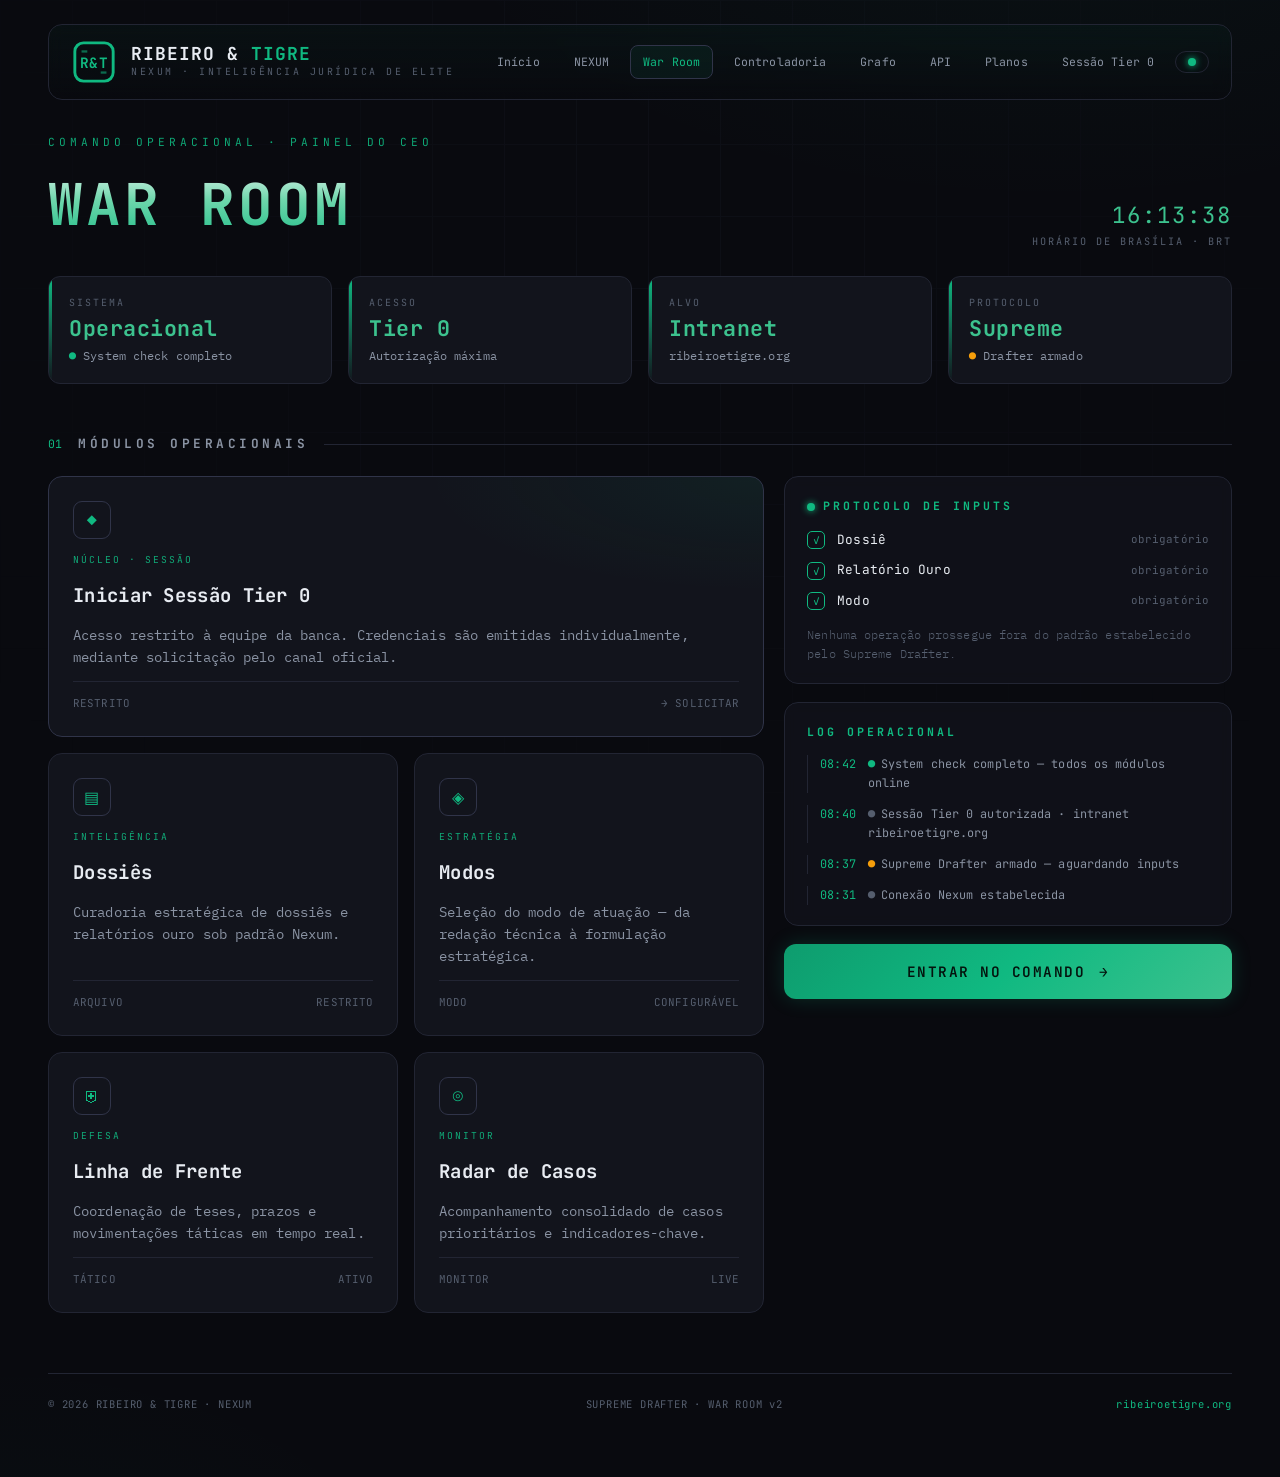
<file: war-room.html>
<!DOCTYPE html>
<html lang="pt-BR">
<head>
    <meta charset="UTF-8">
    <meta name="viewport" content="width=device-width, initial-scale=1.0">
    <title>War Room · Comando Operacional | Ribeiro &amp; Tigre — Nexum</title>
    <meta name="description" content="War Room — Painel de comando operacional do CEO. Ribeiro & Tigre · Nexum. Protocolo Supreme Drafter.">
    <meta name="theme-color" content="#090A0F">
    <meta property="og:title" content="War Room · Comando Operacional — Ribeiro & Tigre">
    <meta property="og:description" content="Painel de comando do Supreme Drafter: módulos operacionais, log e protocolo de inputs.">
    <meta property="og:type" content="website">
    <meta property="og:url" content="https://ribeiroetigre.org/war-room.html">
    <link rel="canonical" href="https://ribeiroetigre.org/war-room.html">
    <link rel="icon" href="data:image/svg+xml,%3Csvg%20xmlns='http://www.w3.org/2000/svg'%20viewBox='0%200%2048%2048'%3E%3Crect%20width='48'%20height='48'%20rx='10'%20fill='%23090A0F'/%3E%3Ctext%20x='24'%20y='32'%20font-family='Georgia,serif'%20font-size='18'%20font-weight='700'%20fill='%2310B981'%20text-anchor='middle'%3ER%26T%3C/text%3E%3C/svg%3E">
    <link rel="preconnect" href="https://fonts.googleapis.com">
    <link rel="preconnect" href="https://fonts.gstatic.com" crossorigin>
    <link href="https://fonts.googleapis.com/css2?family=JetBrains+Mono:wght@400;500;700&family=IBM+Plex+Mono:wght@300;400;500;600&family=Fira+Code:wght@400;500&display=swap" rel="stylesheet">
    <link rel="stylesheet" href="assets/styles.css">
    <style>
        .page-head { margin-top: 34px; display: flex; align-items: flex-end; justify-content: space-between; flex-wrap: wrap; gap: 18px; }
        .page-head h1 { font-size: clamp(2.4rem, 5vw, 3.6rem); letter-spacing: 3px; margin-top: 6px; }
        .clockbox { text-align: right; font-family: var(--mono); }
        .clockbox #clock { font-size: 1.4rem; color: var(--gold-soft); letter-spacing: 2px; }
        .clockbox .tz { font-size: 0.64rem; color: var(--text-faint); letter-spacing: 2px; }
        .status-strip { margin-top: 26px; }
        .ops-layout { display: grid; grid-template-columns: 1.6fr 1fr; gap: 20px; align-items: start; }
        .modules { display: grid; grid-template-columns: 1fr 1fr; gap: 16px; }
        .card.featured { grid-column: 1 / -1; }
        .side { display: flex; flex-direction: column; gap: 18px; }
        .panel { border: 1px solid var(--line); border-radius: var(--radius); padding: 20px 22px; background: var(--bg-card); backdrop-filter: blur(6px); }
        .panel h4 { font-family: var(--mono); font-size: 0.72rem; letter-spacing: 3px; text-transform: uppercase; color: var(--gold); margin-bottom: 14px; display: flex; align-items: center; gap: 8px; }
        .checklist { list-style: none; display: flex; flex-direction: column; gap: 10px; }
        .checklist li { display: flex; align-items: center; gap: 12px; font-family: var(--mono); font-size: 0.8rem; color: var(--text); }
        .checklist .box { width: 18px; height: 18px; border: 1.5px solid var(--gold); border-radius: 5px; display: grid; place-items: center; color: var(--gold); font-size: 0.7rem; flex-shrink: 0; }
        .checklist .desc { color: var(--text-faint); font-size: 0.68rem; margin-left: auto; }
        .feed { list-style: none; display: flex; flex-direction: column; gap: 12px; font-family: var(--mono); font-size: 0.74rem; }
        .feed li { display: grid; grid-template-columns: auto 1fr; gap: 12px; color: var(--text-dim); border-left: 1px solid var(--line); padding-left: 12px; }
        .feed .t { color: var(--gold); }
        .feed .s-ok::before { content: "●"; color: var(--green); margin-right: 6px; }
        .feed .s-warn::before { content: "●"; color: var(--amber); margin-right: 6px; }
        .feed .s-info::before { content: "●"; color: var(--text-faint); margin-right: 6px; }
        .btn-iniciar { width: 100%; }
        @media (max-width: 980px) { .ops-layout { grid-template-columns: 1fr; } }
        @media (max-width: 560px) { .modules { grid-template-columns: 1fr; } }
    </style>
</head>
<body>
    <div class="shell">

        <!-- TOP BAR -->
        <header class="topbar reveal">
            <a class="brand" href="index.html" style="text-decoration:none;color:inherit;">
                <svg class="crest" viewBox="0 0 48 48" role="img" aria-label="Brasão Ribeiro & Tigre">
                    <rect class="frame" x="4" y="4" width="40" height="40" rx="9"/>
                    <line class="stripe" x1="11" y1="13" x2="17" y2="13"/>
                    <line class="stripe" x1="31" y1="35" x2="37" y2="35"/>
                    <text class="mono" x="24" y="30" font-size="15" text-anchor="middle">R&amp;T</text>
                </svg>
                <div>
                    <div class="brand-name">RIBEIRO &amp; <b>TIGRE</b></div>
                    <div class="brand-sub">Nexum · Inteligência Jurídica de Elite</div>
                </div>
            </a>
            <nav class="nav" aria-label="Navegação principal">
                <a href="index.html">Início</a>
                <a href="nexum.html">NEXUM</a>
                <a href="war-room.html" class="active">War Room</a>
                <a href="controladoria.html">Controladoria</a>
                <a href="grafo.html">Grafo</a>
                <a href="api.html">API</a>
                <a href="planos.html">Planos</a>
                <a href="mailto:contato@ribeiroetigre.adv.br?subject=Acesso%20Sess%C3%A3o%20Tier%200" rel="noopener">Sessão Tier 0</a>
                <span class="pill"><span class="dot"></span></span>
            </nav>
        </header>

        <!-- PAGE HEAD -->
        <div class="page-head reveal d1">
            <div>
                <div class="eyebrow">Comando Operacional · Painel do CEO</div>
                <h1 class="gold-title">War Room</h1>
            </div>
            <div class="clockbox">
                <div id="clock">--:--:--</div>
                <div class="tz">HORÁRIO DE BRASÍLIA · BRT</div>
            </div>
        </div>

        <!-- STATUS STRIP -->
        <section class="status-strip reveal d2" aria-label="Status operacional">
            <div class="stat">
                <div class="label">Sistema</div>
                <div class="value">Operacional</div>
                <div class="sub"><b class="ok">●</b> System check completo</div>
            </div>
            <div class="stat">
                <div class="label">Acesso</div>
                <div class="value">Tier 0</div>
                <div class="sub">Autorização máxima</div>
            </div>
            <div class="stat">
                <div class="label">Alvo</div>
                <div class="value">Intranet</div>
                <div class="sub">ribeiroetigre.org</div>
            </div>
            <div class="stat">
                <div class="label">Protocolo</div>
                <div class="value">Supreme</div>
                <div class="sub"><b class="warn">●</b> Drafter armado</div>
            </div>
        </section>

        <!-- OPS LAYOUT -->
        <div class="section-head reveal">
            <span class="idx">01</span>
            <h2>Módulos Operacionais</h2>
            <span class="line"></span>
        </div>

        <div class="ops-layout">
            <section class="modules">
                <a class="card featured reveal" href="mailto:contato@ribeiroetigre.adv.br?subject=Acesso%20Sess%C3%A3o%20Tier%200" rel="noopener">
                    <div class="ico">◆</div>
                    <span class="tag">Núcleo · Sessão</span>
                    <h3>Iniciar Sessão Tier 0</h3>
                    <p>Acesso restrito à equipe da banca. Credenciais são emitidas individualmente, mediante solicitação pelo canal oficial.</p>
                    <div class="meta"><span>RESTRITO</span><span>→ SOLICITAR</span></div>
                </a>
                <div class="card reveal d1">
                    <div class="ico">▤</div>
                    <span class="tag">Inteligência</span>
                    <h3>Dossiês</h3>
                    <p>Curadoria estratégica de dossiês e relatórios ouro sob padrão Nexum.</p>
                    <div class="meta"><span>ARQUIVO</span><span>RESTRITO</span></div>
                </div>
                <div class="card reveal d2">
                    <div class="ico">◈</div>
                    <span class="tag">Estratégia</span>
                    <h3>Modos</h3>
                    <p>Seleção do modo de atuação — da redação técnica à formulação estratégica.</p>
                    <div class="meta"><span>MODO</span><span>CONFIGURÁVEL</span></div>
                </div>
                <div class="card reveal d3">
                    <div class="ico">⛨</div>
                    <span class="tag">Defesa</span>
                    <h3>Linha de Frente</h3>
                    <p>Coordenação de teses, prazos e movimentações táticas em tempo real.</p>
                    <div class="meta"><span>TÁTICO</span><span>ATIVO</span></div>
                </div>
                <div class="card reveal d4">
                    <div class="ico">◎</div>
                    <span class="tag">Monitor</span>
                    <h3>Radar de Casos</h3>
                    <p>Acompanhamento consolidado de casos prioritários e indicadores-chave.</p>
                    <div class="meta"><span>MONITOR</span><span>LIVE</span></div>
                </div>
            </section>

            <aside class="side">
                <div class="panel reveal d1">
                    <h4><span class="dot"></span> Protocolo de Inputs</h4>
                    <ul class="checklist">
                        <li><span class="box">✓</span> Dossiê <span class="desc">obrigatório</span></li>
                        <li><span class="box">✓</span> Relatório Ouro <span class="desc">obrigatório</span></li>
                        <li><span class="box">✓</span> Modo <span class="desc">obrigatório</span></li>
                    </ul>
                    <p style="margin-top:14px; font-size:0.78rem; color:var(--text-faint); font-weight:300; line-height:1.5;">
                        Nenhuma operação prossegue fora do padrão estabelecido pelo Supreme Drafter.
                    </p>
                </div>

                <div class="panel reveal d2">
                    <h4>Log Operacional</h4>
                    <ul class="feed">
                        <li><span class="t">08:42</span><span class="s-ok">System check completo — todos os módulos online</span></li>
                        <li><span class="t">08:40</span><span class="s-info">Sessão Tier 0 autorizada · intranet ribeiroetigre.org</span></li>
                        <li><span class="t">08:37</span><span class="s-warn">Supreme Drafter armado — aguardando inputs</span></li>
                        <li><span class="t">08:31</span><span class="s-info">Conexão Nexum estabelecida</span></li>
                    </ul>
                </div>

                <a href="mailto:contato@ribeiroetigre.adv.br?subject=Acesso%20Sess%C3%A3o%20Tier%200" class="btn-iniciar reveal d3" rel="noopener">
                    Entrar no Comando <span class="arrow">→</span>
                </a>
            </aside>
        </div>

        <!-- FOOTER -->
        <footer>
            <span>© <span id="year">2026</span> RIBEIRO &amp; TIGRE · NEXUM</span>
            <span>SUPREME DRAFTER · WAR ROOM v2</span>
            <span><a href="https://ribeiroetigre.org/">ribeiroetigre.org</a></span>
        </footer>

    </div>

    <script src="assets/app.js"></script>
</body>
</html>
</file>
<file: assets/styles.css>
/* ============================================================
   RIBEIRO & TIGRE · NEXUM — Supreme Drafter
   Shared design system  ·  styles.css
   V18 · Paradigma do Design Científico (60-30-10 · Gestalt)
   ============================================================ */

:root {
    /* ---- 60% Dominante (fundo) ---- */
    --bg-deep: #050609;
    --bg:      #090A0F;          /* preto profundo de baixa reflectância */
    --bg-elev: #12141C;          /* containers */
    --bg-card: rgba(18, 20, 28, 0.72);

    /* ---- 30% Estrutural (containers e bordas) ---- */
    --line:        #222533;      /* divisórias */
    --line-strong: #303449;

    /* ---- 10% Accents (sinalizadores de precisão) ---- */
    --mint:    #10B981;          /* conformidade / validado */
    --amber:   #F59E0B;          /* prazos / staging */
    --crimson: #EF4444;          /* nulidades críticas */

    /* Compat: tokens antigos remapeados para a paleta V18 (accent = menta) */
    --gold:        #10B981;
    --gold-soft:   #3CC28E;
    --gold-bright: #6FD6AC;
    --gold-deep:   #0e9c6e;
    --gold-dim:    rgba(16, 185, 129, 0.12);
    --green:       #10B981;

    /* ---- Texto ---- */
    --text:       #E8ECF2;
    --text-dim:   #8A93A3;
    --text-faint: #555E6E;

    /* ---- Tipografia (mono · controle estrito de glifos) ---- */
    --serif: 'JetBrains Mono', 'IBM Plex Mono', monospace;   /* display */
    --sans:  'IBM Plex Mono', ui-monospace, 'JetBrains Mono', monospace;
    --mono:  'JetBrains Mono', 'Fira Code', monospace;

    /* ---- Tokens ---- */
    --radius:    14px;
    --radius-sm: 9px;
    --shadow:    0 18px 44px rgba(0,0,0,0.55);
    --ease:      cubic-bezier(0.22, 1, 0.36, 1);
}

* { box-sizing: border-box; margin: 0; padding: 0; }
html { scroll-behavior: smooth; }

body {
    background:
        radial-gradient(1100px 640px at 82% -12%, rgba(16,185,129,0.05), transparent 60%),
        radial-gradient(820px 540px at 0% 112%, rgba(16,185,129,0.03), transparent 55%),
        var(--bg);
    color: var(--text);
    font-family: var(--sans);
    min-height: 100vh;
    line-height: 1.6;
    font-size: 15px;
    -webkit-font-smoothing: antialiased;
    overflow-x: hidden;
    letter-spacing: 0.1px;
}

/* Grade estrutural sóbria (silêncio visual · reduz carga estranha) */
body::before {
    content: "";
    position: fixed; inset: 0;
    background-image:
        linear-gradient(var(--line) 1px, transparent 1px),
        linear-gradient(90deg, var(--line) 1px, transparent 1px);
    background-size: 72px 72px;
    opacity: 0.22;
    pointer-events: none; z-index: 0;
    mask-image: radial-gradient(circle at 50% 22%, #000 0%, transparent 86%);
}

.shell { position: relative; z-index: 2; max-width: 1240px; margin: 0 auto; padding: 24px 28px 64px; }

/* Selection / focus */
::selection { background: var(--gold-dim); color: var(--gold-bright); }
a:focus-visible, button:focus-visible {
    outline: 2px solid var(--mint);
    outline-offset: 3px;
    border-radius: 6px;
}

/* ---------- Logo / Crest ---------- */
.crest { width: 46px; height: 46px; display: block; flex-shrink: 0; }
.crest .frame { fill: none; stroke: var(--mint); stroke-width: 3; }
.crest .mono  { fill: var(--mint); font-family: var(--serif); font-weight: 700; }
.crest .stripe { stroke: var(--mint); stroke-width: 2.4; opacity: 0.55; }

/* ---------- Top Bar ---------- */
.topbar {
    display: flex; align-items: center; justify-content: space-between; gap: 24px;
    padding: 14px 22px;
    border: 1px solid var(--line); border-radius: var(--radius);
    background: linear-gradient(180deg, rgba(16,185,129,0.04), rgba(9,10,15,0.55));
    backdrop-filter: blur(8px);
}
/* A marca ocupa o que sobra da nav (até a largura natural, nome sempre inteiro):
   a nav só quebra linha quando de fato não cabe ao lado dela. */
.brand { display: flex; align-items: center; gap: 14px; flex: 1 1 0%; max-width: max-content; }
.brand-name { font-family: var(--serif); font-size: 1.12rem; font-weight: 700; letter-spacing: 1px; line-height: 1.1; white-space: nowrap; }
.brand-name b { color: var(--mint); font-weight: 700; }
.brand-sub { font-family: var(--mono); font-size: 0.62rem; letter-spacing: 2.5px; text-transform: uppercase; color: var(--text-faint); }

.topbar-meta { display: flex; align-items: center; gap: 14px; font-family: var(--mono); font-size: 0.72rem; color: var(--text-dim); }
.pill { display: inline-flex; align-items: center; gap: 8px; padding: 6px 12px; border: 1px solid var(--line); border-radius: 999px; }

/* Nav */
/* wrap: sem ele a nav não encolhe e o overflow-x:hidden do body corta os últimos links */
.nav { display: flex; flex-wrap: wrap; justify-content: flex-end; align-items: center; gap: 8px; font-family: var(--mono); font-size: 0.72rem; }
.nav a { color: var(--text-dim); text-decoration: none; padding: 7px 12px; border-radius: 8px; border: 1px solid transparent; transition: .2s var(--ease); }
.nav a:hover { color: var(--mint); border-color: var(--line); }
.nav a.active { color: var(--mint); border-color: var(--line-strong); background: rgba(16,185,129,0.06); }

.dot { width: 8px; height: 8px; border-radius: 50%; background: var(--mint); box-shadow: 0 0 7px var(--mint); animation: pulse 2.2s ease-in-out infinite; display: inline-block; }
@keyframes pulse { 0%,100%{opacity:1} 50%{opacity:.35} }
#clock { color: var(--gold-soft); letter-spacing: 1px; }

/* ---------- Headings ---------- */
.eyebrow { font-family: var(--mono); font-size: 0.7rem; letter-spacing: 4px; text-transform: uppercase; color: var(--mint); opacity: 0.9; }
.gold-title {
    font-family: var(--serif); font-weight: 700; text-transform: uppercase; letter-spacing: 1px;
    background: linear-gradient(180deg, #fff 0%, var(--gold-bright) 45%, var(--mint) 100%);
    -webkit-background-clip: text; background-clip: text; -webkit-text-fill-color: transparent;
}
.rule { width: 120px; height: 1px; margin: 26px auto 0; background: linear-gradient(90deg, transparent, var(--mint), transparent); }

.section-head { margin: 50px 0 22px; display: flex; align-items: center; gap: 16px; }
.section-head h2 { font-family: var(--mono); font-size: 0.8rem; letter-spacing: 3.5px; text-transform: uppercase; color: var(--text-dim); white-space: nowrap; }
.section-head .line { flex: 1; height: 1px; background: var(--line); }
.section-head .idx { font-family: var(--mono); font-size: 0.72rem; color: var(--mint); }

/* ---------- Status strip ---------- */
.status-strip { display: grid; grid-template-columns: repeat(4, 1fr); gap: 16px; }
.stat { border: 1px solid var(--line); border-radius: 12px; padding: 18px 20px; background: var(--bg-elev); position: relative; overflow: hidden; }
.stat::before { content: ""; position: absolute; left: 0; top: 0; bottom: 0; width: 3px; background: linear-gradient(180deg, var(--mint), transparent); }
.stat .label { font-family: var(--mono); font-size: 0.62rem; letter-spacing: 2px; text-transform: uppercase; color: var(--text-faint); }
.stat .value { font-family: var(--serif); font-size: 1.35rem; font-weight: 700; color: var(--gold-soft); margin-top: 7px; line-height: 1; letter-spacing: 0.5px; }
.stat .sub { font-size: 0.72rem; color: var(--text-dim); margin-top: 7px; }
.stat .sub b.ok { color: var(--mint); } .stat .sub b.warn { color: var(--amber); } .stat .sub b.crit { color: var(--crimson); }

/* ---------- Cards ---------- */
.card {
    border: 1px solid var(--line); border-radius: var(--radius); padding: 24px;
    background: var(--bg-elev);
    display: flex; flex-direction: column; gap: 13px;
    transition: transform .3s var(--ease), border-color .3s var(--ease), box-shadow .3s var(--ease);
    position: relative; text-decoration: none; color: inherit;
}
.card:hover { transform: translateY(-5px); border-color: var(--line-strong); box-shadow: var(--shadow), 0 0 0 1px var(--gold-dim); }
.card .tag { font-family: var(--mono); font-size: 0.6rem; letter-spacing: 2px; text-transform: uppercase; color: var(--mint); opacity: 0.9; }
.card h3 { font-family: var(--serif); font-size: 1.18rem; font-weight: 700; letter-spacing: 0.3px; }
.card p { font-size: 0.86rem; color: var(--text-dim); font-weight: 400; }
.card .meta { margin-top: auto; display: flex; align-items: center; justify-content: space-between; font-family: var(--mono); font-size: 0.68rem; color: var(--text-faint); padding-top: 13px; border-top: 1px solid var(--line); }
.card.featured { background: radial-gradient(560px 190px at 100% 0%, rgba(16,185,129,0.07), transparent 60%), var(--bg-elev); border-color: var(--line-strong); }
.ico { width: 38px; height: 38px; display: grid; place-items: center; border: 1px solid var(--line-strong); border-radius: 9px; color: var(--mint); font-size: 1rem; }

/* ---------- Buttons ---------- */
.btn-iniciar {
    display: inline-flex; align-items: center; gap: 14px; justify-content: center;
    background: linear-gradient(135deg, var(--gold-deep), var(--mint), var(--gold-soft));
    color: #04130d; border: none; padding: 16px 42px; border-radius: 12px;
    font-family: var(--mono); font-size: 0.9rem; font-weight: 600; letter-spacing: 1.5px; text-transform: uppercase;
    text-decoration: none; cursor: pointer;
    transition: transform .25s var(--ease), box-shadow .25s var(--ease);
    box-shadow: 0 0 20px rgba(16,185,129,0.20);
}
.btn-iniciar:hover { transform: translateY(-3px); box-shadow: 0 0 36px rgba(16,185,129,0.35); }
.btn-iniciar .arrow { transition: transform .25s var(--ease); }
.btn-iniciar:hover .arrow { transform: translateX(5px); }

/* ---------- Footer ---------- */
footer { margin-top: 60px; padding-top: 22px; border-top: 1px solid var(--line); display: flex; align-items: center; justify-content: space-between; flex-wrap: wrap; gap: 12px; font-family: var(--mono); font-size: 0.66rem; letter-spacing: 0.8px; color: var(--text-faint); }
footer a { color: var(--mint); text-decoration: none; } footer a:hover { color: var(--gold-soft); }

/* ---------- Entrance animation ---------- */
.reveal { opacity: 0; transform: translateY(18px); animation: reveal .7s var(--ease) forwards; }
.reveal.d1 { animation-delay: .06s; } .reveal.d2 { animation-delay: .14s; }
.reveal.d3 { animation-delay: .22s; } .reveal.d4 { animation-delay: .30s; }
.reveal.d5 { animation-delay: .38s; }
@keyframes reveal { to { opacity: 1; transform: none; } }

/* ---------- Responsive ---------- */
@media (max-width: 920px) {
    .status-strip { grid-template-columns: repeat(2, 1fr); }
    .hide-sm { display: none; }
}
@media (max-width: 760px) {
    .topbar { flex-direction: column; align-items: flex-start; }
    .brand { flex: none; }
    .brand-name { white-space: normal; }
    .nav { justify-content: flex-start; }
}
@media (max-width: 560px) {
    .shell { padding: 16px 16px 48px; }
    .status-strip { grid-template-columns: 1fr; }
    .brand-sub { display: none; }
}

/* ---------- Reduced motion ---------- */
@media (prefers-reduced-motion: reduce) {
    *, *::before, *::after { animation: none !important; transition: none !important; scroll-behavior: auto !important; }
    .reveal { opacity: 1; transform: none; }
}
</file>
